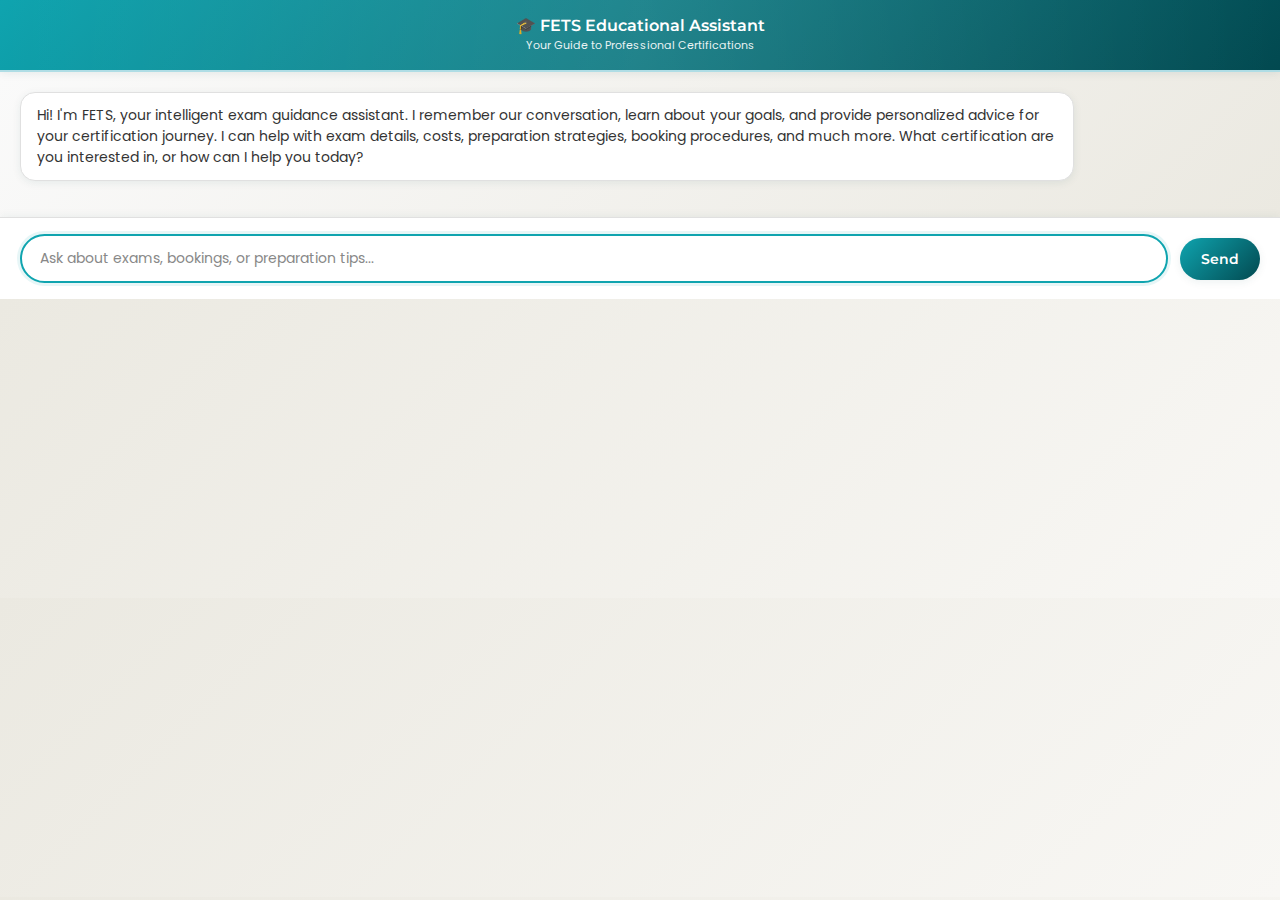
<file: chat/index.html>
<!DOCTYPE html>
<html lang="en">
<head>
  <meta charset="UTF-8">
  <meta name="viewport" content="width=device-width, initial-scale=1.0">
  <title>FETS - Your Educational Assistant</title>
  <link href="https://fonts.googleapis.com/css2?family=Poppins:wght@300;400;500;600;700&family=Montserrat:wght@500;600;700&display=swap" rel="stylesheet">
  <style>
    :root {
      --brand-teal-light: #AFDDE5;
      --brand-teal-medium: #0FA4AF;
      --brand-teal-dark: #024950;
      --brand-gold: #FFCE32;
      --brand-beige: #EBE9E1;
      --white: #FFFFFF;
      --text-primary: #333333;
      --text-secondary: #666666;
      --text-light: #888888;
      --border-light: #E0E0E0;
      --border-medium: #CCCCCC;
      --shadow-light: 0 2px 8px rgba(2, 73, 80, 0.08);
      --shadow-medium: 0 4px 16px rgba(2, 73, 80, 0.12);
      --shadow-strong: 0 8px 24px rgba(2, 73, 80, 0.16);
    }

    * {
      box-sizing: border-box;
    }

    body {
      font-family: 'Poppins', sans-serif;
      margin: 0;
      background: linear-gradient(135deg, var(--brand-beige) 0%, #f8f7f4 100%);
    }

    #chatbox {
      width: 100%;
      height: 100%;
      background: var(--white);
      color: var(--text-primary);
      border-radius: 0;
      box-shadow: none;
      display: flex;
      flex-direction: column;
      overflow: hidden;
      font-size: 14px;
      position: relative;
    }

    /* Enhanced Header */
    #chatbox-header {
      margin: 0;
      padding: 16px 20px;
      background: linear-gradient(135deg, var(--brand-teal-medium) 0%, var(--brand-teal-dark) 100%);
      color: var(--white);
      font-family: 'Montserrat', sans-serif;
      font-size: 16px;
      font-weight: 600;
      text-align: center;
      flex-shrink: 0;
      position: relative;
      border-bottom: 2px solid var(--brand-teal-light);
      box-shadow: var(--shadow-light);
    }

    #chatbox-header::before {
      content: '';
      position: absolute;
      top: 0;
      left: 0;
      right: 0;
      bottom: 0;
      background: linear-gradient(90deg, transparent 0%, rgba(255, 255, 255, 0.1) 50%, transparent 100%);
      animation: shimmer 3s ease-in-out infinite;
    }

    @keyframes shimmer {
      0%, 100% { opacity: 0; }
      50% { opacity: 1; }
    }

    .header-subtitle {
      font-size: 11px;
      font-weight: 400;
      opacity: 0.9;
      margin-top: 2px;
      font-family: 'Poppins', sans-serif;
    }

    /* Enhanced Messages Area */
    #messages {
      flex-grow: 1;
      padding: 20px;
      overflow-y: auto;
      background: linear-gradient(135deg, #fafafa 0%, var(--brand-beige) 100%);
      scroll-behavior: smooth;
    }

    #messages::-webkit-scrollbar {
      width: 6px;
    }

    #messages::-webkit-scrollbar-track {
      background: transparent;
    }

    #messages::-webkit-scrollbar-thumb {
      background: var(--brand-teal-light);
      border-radius: 3px;
    }

    #messages::-webkit-scrollbar-thumb:hover {
      background: var(--brand-teal-medium);
    }

    /* Enhanced Message Bubbles */
    .msg {
      display: flex;
      margin-bottom: 16px;
      max-width: 85%;
      animation: messageSlideIn 0.3s ease-out;
    }

    @keyframes messageSlideIn {
      from {
        opacity: 0;
        transform: translateY(10px);
      }
      to {
        opacity: 1;
        transform: translateY(0);
      }
    }

    .msg-content {
      padding: 12px 16px;
      border-radius: 20px;
      line-height: 1.5;
      word-wrap: break-word;
      font-weight: 400;
      position: relative;
      transition: all 0.2s ease;
    }

    /* User Messages */
    .msg.user-msg {
      margin-left: auto;
      flex-direction: row-reverse;
    }

    .msg.user-msg .msg-content {
      background: linear-gradient(135deg, var(--brand-gold) 0%, #ffd54f 100%);
      color: var(--text-primary);
      border-bottom-right-radius: 6px;
      box-shadow: var(--shadow-light);
      font-weight: 500;
    }

    .msg.user-msg .msg-content::before {
      content: '';
      position: absolute;
      right: -8px;
      bottom: 6px;
      width: 0;
      height: 0;
      border-left: 8px solid var(--brand-gold);
      border-bottom: 8px solid transparent;
    }

    /* AI Messages */
    .msg.ai-msg {
      margin-right: auto;
    }

    .msg.ai-msg .msg-content {
      background: var(--white);
      color: var(--text-primary);
      border: 1px solid var(--border-light);
      border-bottom-left-radius: 6px;
      box-shadow: var(--shadow-light);
      position: relative;
    }

    .msg.ai-msg .msg-content::before {
      content: '';
      position: absolute;
      left: -8px;
      bottom: 6px;
      width: 0;
      height: 0;
      border-right: 8px solid var(--white);
      border-bottom: 8px solid transparent;
    }

    .msg.ai-msg .msg-content::after {
      content: '';
      position: absolute;
      left: -9px;
      bottom: 6px;
      width: 0;
      height: 0;
      border-right: 8px solid var(--border-light);
      border-bottom: 8px solid transparent;
      z-index: -1;
    }

    /* Typing Indicator */
    .msg.ai-msg.typing .msg-content {
      color: var(--text-light);
      font-style: italic;
      background: linear-gradient(90deg, var(--white) 0%, #f9f9f9 50%, var(--white) 100%);
      background-size: 200% 100%;
      animation: typingGlow 1.5s ease-in-out infinite;
    }

    @keyframes typingGlow {
      0%, 100% { background-position: 200% 0; }
      50% { background-position: -200% 0; }
    }

    .typing-dots {
      display: inline-flex;
      align-items: center;
      margin-left: 8px;
    }

    .typing-dots span {
      height: 6px;
      width: 6px;
      background: var(--brand-teal-medium);
      border-radius: 50%;
      display: inline-block;
      margin: 0 1px;
      animation: typingBounce 1.4s ease-in-out infinite both;
    }

    .typing-dots span:nth-child(1) { animation-delay: -0.32s; }
    .typing-dots span:nth-child(2) { animation-delay: -0.16s; }

    @keyframes typingBounce {
      0%, 80%, 100% { transform: scale(0.8); opacity: 0.5; }
      40% { transform: scale(1); opacity: 1; }
    }

    /* Enhanced Input Area */
    #inputArea {
      display: flex;
      align-items: center;
      padding: 16px 20px;
      background: var(--white);
      border-top: 1px solid var(--border-light);
      flex-shrink: 0;
      box-shadow: 0 -2px 8px rgba(2, 73, 80, 0.05);
    }

    #input {
      flex-grow: 1;
      padding: 12px 18px;
      border: 2px solid var(--border-light);
      border-radius: 25px;
      margin-right: 12px;
      font-family: inherit;
      font-size: 14px;
      background-color: #fafafa;
      color: var(--text-primary);
      transition: all 0.3s ease;
      outline: none;
    }

    #input:focus {
      border-color: var(--brand-teal-medium);
      background-color: var(--white);
      box-shadow: 0 0 0 3px rgba(15, 164, 175, 0.1);
    }

    #input::placeholder {
      color: var(--text-light);
      font-weight: 400;
    }

    /* Enhanced Send Button */
    #send {
      background: linear-gradient(135deg, var(--brand-teal-medium) 0%, var(--brand-teal-dark) 100%);
      color: var(--white);
      border: none;
      padding: 12px 20px;
      border-radius: 25px;
      cursor: pointer;
      font-weight: 600;
      font-size: 14px;
      transition: all 0.3s ease;
      flex-shrink: 0;
      position: relative;
      overflow: hidden;
      min-width: 80px;
      font-family: 'Montserrat', sans-serif;
      box-shadow: var(--shadow-light);
    }

    #send::before {
      content: '';
      position: absolute;
      top: 0;
      left: -100%;
      width: 100%;
      height: 100%;
      background: linear-gradient(90deg, transparent 0%, rgba(255, 255, 255, 0.2) 50%, transparent 100%);
      transition: left 0.6s ease;
    }

    #send:hover {
      transform: translateY(-1px);
      box-shadow: var(--shadow-medium);
      background: linear-gradient(135deg, var(--brand-teal-dark) 0%, #013940 100%);
    }

    #send:hover::before {
      left: 100%;
    }

    #send:active {
      transform: translateY(0);
      box-shadow: var(--shadow-light);
    }

    #send:disabled {
      background: var(--border-medium);
      cursor: not-allowed;
      transform: none;
      box-shadow: none;
    }

    #send:disabled::before {
      display: none;
    }

    /* Welcome Message Enhancement */
    .welcome-msg {
      background: linear-gradient(135deg, var(--brand-teal-light) 0%, rgba(175, 221, 229, 0.7) 100%);
      border: 1px solid var(--brand-teal-medium);
      border-radius: 15px !important;
      position: relative;
      overflow: hidden;
    }

    .welcome-msg::before {
      content: '🎓';
      position: absolute;
      right: 12px;
      top: 50%;
      transform: translateY(-50%);
      font-size: 20px;
      opacity: 0.6;
    }

    /* Responsive Design */
    @media (max-width: 400px) {
      #chatbox-header {
        padding: 12px 16px;
        font-size: 14px;
      }
      
      .header-subtitle {
        font-size: 10px;
      }
      
      #messages {
        padding: 16px;
      }
      
      #inputArea {
        padding: 12px 16px;
      }
      
      #input {
        padding: 10px 14px;
        font-size: 13px;
      }
      
      #send {
        padding: 10px 16px;
        font-size: 13px;
        min-width: 70px;
      }
      
      .msg {
        max-width: 90%;
      }
      
      .msg-content {
        padding: 10px 14px;
        font-size: 13px;
      }
    }

    /* Accessibility Improvements */
    @media (prefers-reduced-motion: reduce) {
      * {
        animation-duration: 0.01ms !important;
        animation-iteration-count: 1 !important;
        transition-duration: 0.01ms !important;
      }
    }

    /* High Contrast Mode Support */
    @media (prefers-contrast: high) {
      #input {
        border-width: 3px;
      }
      
      .msg-content {
        border-width: 2px;
      }
    }
  </style>
</head>
<body>
  <div id="chatbox">
    <div id="chatbox-header">
      🎓 FETS Educational Assistant
      <div class="header-subtitle">Your Guide to Professional Certifications</div>
    </div>
    <div id="messages">
      <div class="msg ai-msg">
        <div class="msg-content welcome-msg">
          Hi! I'm FETS, your intelligent exam guidance assistant. I remember our conversation, learn about your goals, and provide personalized advice for your certification journey. I can help with exam details, costs, preparation strategies, booking procedures, and much more. What certification are you interested in, or how can I help you today?
        </div>
      </div>
    </div>
    <div id="inputArea">
      <input type="text" id="input" placeholder="Ask about exams, bookings, or preparation tips..." />
      <button id="send">Send</button>
    </div>
  </div>

  <script src="assistant_advanced.js"></script>
</body>
</html>
</file>
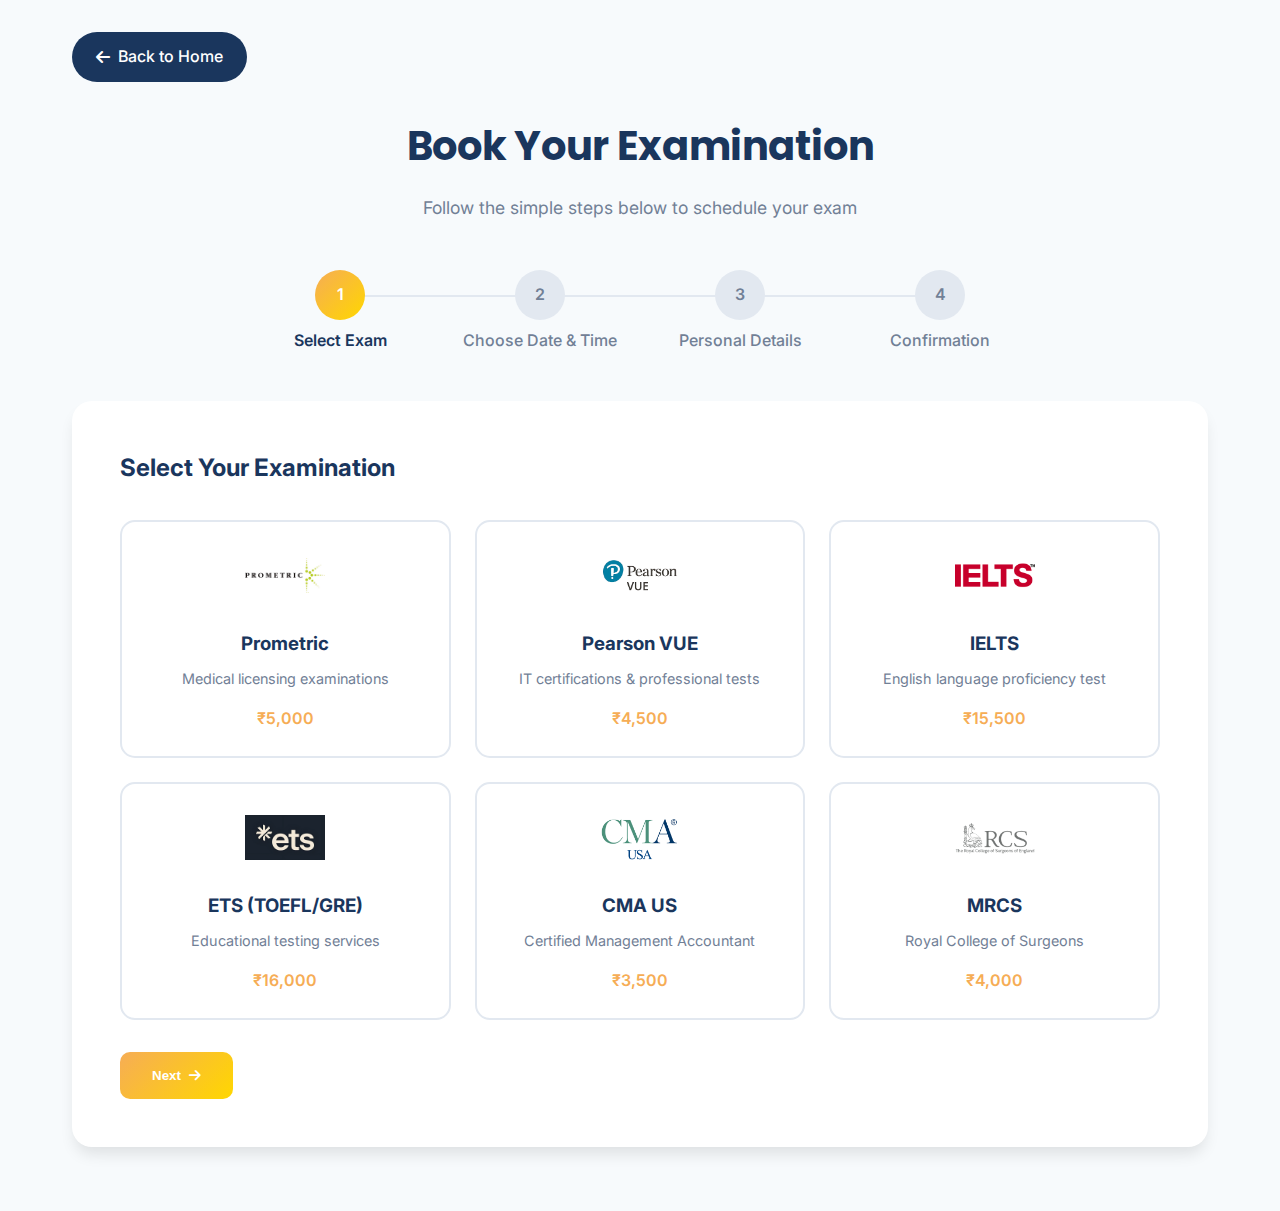
<file: booking-system.html>
<!DOCTYPE html>
<html lang="en">
<head>
    <meta charset="UTF-8">
    <meta name="viewport" content="width=device-width, initial-scale=1.0">
    <title>Advanced Booking System - FETS</title>
    
    <!-- Fonts -->
    <link rel="preconnect" href="https://fonts.googleapis.com">
    <link rel="preconnect" href="https://fonts.gstatic.com" crossorigin>
    <link href="https://fonts.googleapis.com/css2?family=Inter:wght@300;400;500;600;700;800&family=Poppins:wght@300;400;500;600;700&display=swap" rel="stylesheet">
    
    <!-- Icons -->
    <link rel="stylesheet" href="https://cdnjs.cloudflare.com/ajax/libs/font-awesome/6.4.0/css/all.min.css">
    
    <style>
        :root {
            --primary-color: #1a365d;
            --secondary-color: #2d3748;
            --accent-color: #f6ad55;
            --yellow-accent: #ffd700;
            --text-dark: #2d3748;
            --text-light: #718096;
            --bg-light: #f7fafc;
            --white: #ffffff;
            --shadow-lg: 0 10px 15px -3px rgba(0, 0, 0, 0.1);
            --success-color: #48bb78;
            --error-color: #f56565;
            --warning-color: #ed8936;
        }

        * {
            margin: 0;
            padding: 0;
            box-sizing: border-box;
        }

        body {
            font-family: 'Inter', sans-serif;
            line-height: 1.6;
            color: var(--text-dark);
            background: var(--bg-light);
        }

        .container {
            max-width: 1200px;
            margin: 0 auto;
            padding: 2rem;
        }

        .back-btn {
            display: inline-flex;
            align-items: center;
            gap: 0.5rem;
            background: var(--primary-color);
            color: white;
            padding: 0.75rem 1.5rem;
            border-radius: 25px;
            text-decoration: none;
            font-weight: 500;
            margin-bottom: 2rem;
            transition: background 0.3s ease;
        }

        .back-btn:hover {
            background: var(--secondary-color);
        }

        .booking-header {
            text-align: center;
            margin-bottom: 3rem;
        }

        .booking-header h1 {
            font-family: 'Poppins', sans-serif;
            font-size: 2.5rem;
            color: var(--primary-color);
            margin-bottom: 1rem;
        }

        .booking-header p {
            font-size: 1.1rem;
            color: var(--text-light);
        }

        .booking-steps {
            display: flex;
            justify-content: center;
            margin-bottom: 3rem;
            position: relative;
        }

        .step {
            display: flex;
            flex-direction: column;
            align-items: center;
            position: relative;
            flex: 1;
            max-width: 200px;
        }

        .step-number {
            width: 50px;
            height: 50px;
            border-radius: 50%;
            background: #e2e8f0;
            color: var(--text-light);
            display: flex;
            align-items: center;
            justify-content: center;
            font-weight: 600;
            margin-bottom: 0.5rem;
            transition: all 0.3s ease;
        }

        .step.active .step-number {
            background: linear-gradient(135deg, var(--accent-color), var(--yellow-accent));
            color: white;
        }

        .step.completed .step-number {
            background: var(--success-color);
            color: white;
        }

        .step-title {
            font-weight: 500;
            text-align: center;
            color: var(--text-light);
        }

        .step.active .step-title {
            color: var(--primary-color);
            font-weight: 600;
        }

        .step-connector {
            position: absolute;
            top: 25px;
            left: 50%;
            right: -50%;
            height: 2px;
            background: #e2e8f0;
            z-index: -1;
        }

        .step:last-child .step-connector {
            display: none;
        }

        .step.completed .step-connector {
            background: var(--success-color);
        }

        .booking-content {
            background: white;
            border-radius: 20px;
            padding: 3rem;
            box-shadow: var(--shadow-lg);
            margin-bottom: 2rem;
        }

        .step-content {
            display: none;
        }

        .step-content.active {
            display: block;
        }

        .exam-grid {
            display: grid;
            grid-template-columns: repeat(auto-fit, minmax(250px, 1fr));
            gap: 1.5rem;
            margin-bottom: 2rem;
        }

        .exam-option {
            border: 2px solid #e2e8f0;
            border-radius: 15px;
            padding: 1.5rem;
            text-align: center;
            cursor: pointer;
            transition: all 0.3s ease;
        }

        .exam-option:hover {
            border-color: var(--accent-color);
            transform: translateY(-2px);
        }

        .exam-option.selected {
            border-color: var(--accent-color);
            background: rgba(246, 173, 85, 0.1);
        }

        .exam-option img {
            width: 80px;
            height: 60px;
            object-fit: contain;
            margin-bottom: 1rem;
        }

        .exam-option h3 {
            color: var(--primary-color);
            margin-bottom: 0.5rem;
        }

        .exam-option p {
            color: var(--text-light);
            font-size: 0.9rem;
        }

        .calendar-container {
            display: grid;
            grid-template-columns: 1fr 300px;
            gap: 2rem;
            margin-bottom: 2rem;
        }

        .calendar {
            background: #f8f9fa;
            border-radius: 15px;
            padding: 1.5rem;
        }

        .calendar-header {
            display: flex;
            justify-content: space-between;
            align-items: center;
            margin-bottom: 1rem;
        }

        .calendar-nav {
            background: none;
            border: none;
            font-size: 1.2rem;
            cursor: pointer;
            padding: 0.5rem;
            border-radius: 5px;
            transition: background 0.3s ease;
        }

        .calendar-nav:hover {
            background: rgba(0, 0, 0, 0.1);
        }

        .calendar-grid {
            display: grid;
            grid-template-columns: repeat(7, 1fr);
            gap: 0.5rem;
        }

        .calendar-day {
            aspect-ratio: 1;
            display: flex;
            align-items: center;
            justify-content: center;
            border-radius: 8px;
            cursor: pointer;
            transition: all 0.3s ease;
            font-size: 0.9rem;
        }

        .calendar-day:hover {
            background: rgba(246, 173, 85, 0.2);
        }

        .calendar-day.available {
            background: var(--success-color);
            color: white;
        }

        .calendar-day.selected {
            background: var(--accent-color);
            color: white;
        }

        .calendar-day.unavailable {
            background: #e2e8f0;
            color: var(--text-light);
            cursor: not-allowed;
        }

        .time-slots {
            background: #f8f9fa;
            border-radius: 15px;
            padding: 1.5rem;
        }

        .time-slot {
            display: block;
            width: 100%;
            padding: 1rem;
            margin-bottom: 0.5rem;
            border: 2px solid #e2e8f0;
            border-radius: 10px;
            background: white;
            cursor: pointer;
            transition: all 0.3s ease;
            text-align: center;
        }

        .time-slot:hover {
            border-color: var(--accent-color);
        }

        .time-slot.selected {
            border-color: var(--accent-color);
            background: rgba(246, 173, 85, 0.1);
        }

        .time-slot.unavailable {
            background: #f1f1f1;
            color: var(--text-light);
            cursor: not-allowed;
        }

        .form-group {
            margin-bottom: 1.5rem;
        }

        .form-group label {
            display: block;
            margin-bottom: 0.5rem;
            font-weight: 500;
            color: var(--text-dark);
        }

        .form-group input,
        .form-group select,
        .form-group textarea {
            width: 100%;
            padding: 1rem;
            border: 2px solid #e2e8f0;
            border-radius: 10px;
            font-size: 1rem;
            transition: border-color 0.3s ease;
        }

        .form-group input:focus,
        .form-group select:focus,
        .form-group textarea:focus {
            outline: none;
            border-color: var(--accent-color);
        }

        .form-row {
            display: grid;
            grid-template-columns: 1fr 1fr;
            gap: 1rem;
        }

        .booking-summary {
            background: rgba(246, 173, 85, 0.1);
            border-radius: 15px;
            padding: 2rem;
            margin-bottom: 2rem;
        }

        .summary-item {
            display: flex;
            justify-content: space-between;
            margin-bottom: 1rem;
            padding-bottom: 1rem;
            border-bottom: 1px solid rgba(0, 0, 0, 0.1);
        }

        .summary-item:last-child {
            border-bottom: none;
            margin-bottom: 0;
            font-weight: 600;
            font-size: 1.1rem;
        }

        .navigation-buttons {
            display: flex;
            justify-content: space-between;
            gap: 1rem;
        }

        .btn {
            padding: 1rem 2rem;
            border: none;
            border-radius: 10px;
            font-weight: 600;
            cursor: pointer;
            transition: all 0.3s ease;
            text-decoration: none;
            display: inline-flex;
            align-items: center;
            gap: 0.5rem;
        }

        .btn-primary {
            background: linear-gradient(135deg, var(--accent-color), var(--yellow-accent));
            color: white;
        }

        .btn-primary:hover {
            transform: translateY(-2px);
        }

        .btn-secondary {
            background: #e2e8f0;
            color: var(--text-dark);
        }

        .btn-secondary:hover {
            background: #cbd5e0;
        }

        .alert {
            padding: 1rem;
            border-radius: 10px;
            margin-bottom: 1rem;
        }

        .alert-success {
            background: rgba(72, 187, 120, 0.1);
            color: var(--success-color);
            border: 1px solid rgba(72, 187, 120, 0.3);
        }

        .alert-error {
            background: rgba(245, 101, 101, 0.1);
            color: var(--error-color);
            border: 1px solid rgba(245, 101, 101, 0.3);
        }

        @media (max-width: 768px) {
            .calendar-container {
                grid-template-columns: 1fr;
            }

            .form-row {
                grid-template-columns: 1fr;
            }

            .booking-steps {
                flex-direction: column;
                gap: 1rem;
            }

            .step-connector {
                display: none;
            }
        }
    </style>
</head>
<body>
    <div class="container">
        <a href="index-redesigned.html" class="back-btn">
            <i class="fas fa-arrow-left"></i>
            Back to Home
        </a>

        <div class="booking-header">
            <h1>Book Your Examination</h1>
            <p>Follow the simple steps below to schedule your exam</p>
        </div>

        <div class="booking-steps">
            <div class="step active" data-step="1">
                <div class="step-number">1</div>
                <div class="step-title">Select Exam</div>
                <div class="step-connector"></div>
            </div>
            <div class="step" data-step="2">
                <div class="step-number">2</div>
                <div class="step-title">Choose Date & Time</div>
                <div class="step-connector"></div>
            </div>
            <div class="step" data-step="3">
                <div class="step-number">3</div>
                <div class="step-title">Personal Details</div>
                <div class="step-connector"></div>
            </div>
            <div class="step" data-step="4">
                <div class="step-number">4</div>
                <div class="step-title">Confirmation</div>
            </div>
        </div>

        <div class="booking-content">
            <!-- Step 1: Select Exam -->
            <div class="step-content active" id="step1">
                <h2 style="margin-bottom: 2rem; color: var(--primary-color);">Select Your Examination</h2>
                <div class="exam-grid">
                    <div class="exam-option" data-exam="prometric">
                        <img src="images/prometric-logo.png" alt="Prometric">
                        <h3>Prometric</h3>
                        <p>Medical licensing examinations</p>
                        <div style="margin-top: 1rem; font-weight: 600; color: var(--accent-color);">₹5,000</div>
                    </div>
                    <div class="exam-option" data-exam="pearson">
                        <img src="images/pearson-vue-logo.png" alt="Pearson VUE">
                        <h3>Pearson VUE</h3>
                        <p>IT certifications & professional tests</p>
                        <div style="margin-top: 1rem; font-weight: 600; color: var(--accent-color);">₹4,500</div>
                    </div>
                    <div class="exam-option" data-exam="ielts">
                        <img src="images/IELTS-logo.png" alt="IELTS">
                        <h3>IELTS</h3>
                        <p>English language proficiency test</p>
                        <div style="margin-top: 1rem; font-weight: 600; color: var(--accent-color);">₹15,500</div>
                    </div>
                    <div class="exam-option" data-exam="ets">
                        <img src="images/ets-logo.png" alt="ETS">
                        <h3>ETS (TOEFL/GRE)</h3>
                        <p>Educational testing services</p>
                        <div style="margin-top: 1rem; font-weight: 600; color: var(--accent-color);">₹16,000</div>
                    </div>
                    <div class="exam-option" data-exam="cma">
                        <img src="images/CMA US.png" alt="CMA US">
                        <h3>CMA US</h3>
                        <p>Certified Management Accountant</p>
                        <div style="margin-top: 1rem; font-weight: 600; color: var(--accent-color);">₹3,500</div>
                    </div>
                    <div class="exam-option" data-exam="mrcs">
                        <img src="images/MRCS.png" alt="MRCS">
                        <h3>MRCS</h3>
                        <p>Royal College of Surgeons</p>
                        <div style="margin-top: 1rem; font-weight: 600; color: var(--accent-color);">₹4,000</div>
                    </div>
                </div>
            </div>

            <!-- Step 2: Choose Date & Time -->
            <div class="step-content" id="step2">
                <h2 style="margin-bottom: 2rem; color: var(--primary-color);">Choose Date & Time</h2>
                <div class="calendar-container">
                    <div class="calendar">
                        <div class="calendar-header">
                            <button class="calendar-nav" id="prevMonth">
                                <i class="fas fa-chevron-left"></i>
                            </button>
                            <h3 id="currentMonth">December 2024</h3>
                            <button class="calendar-nav" id="nextMonth">
                                <i class="fas fa-chevron-right"></i>
                            </button>
                        </div>
                        <div class="calendar-grid" id="calendarGrid">
                            <!-- Calendar days will be generated by JavaScript -->
                        </div>
                    </div>
                    <div class="time-slots">
                        <h3 style="margin-bottom: 1rem;">Available Time Slots</h3>
                        <div id="timeSlotsList">
                            <p style="color: var(--text-light); text-align: center;">Please select a date first</p>
                        </div>
                    </div>
                </div>
            </div>

            <!-- Step 3: Personal Details -->
            <div class="step-content" id="step3">
                <h2 style="margin-bottom: 2rem; color: var(--primary-color);">Personal Details</h2>
                <form id="personalDetailsForm">
                    <div class="form-row">
                        <div class="form-group">
                            <label for="firstName">First Name *</label>
                            <input type="text" id="firstName" required>
                        </div>
                        <div class="form-group">
                            <label for="lastName">Last Name *</label>
                            <input type="text" id="lastName" required>
                        </div>
                    </div>
                    <div class="form-row">
                        <div class="form-group">
                            <label for="email">Email Address *</label>
                            <input type="email" id="email" required>
                        </div>
                        <div class="form-group">
                            <label for="phone">Phone Number *</label>
                            <input type="tel" id="phone" required>
                        </div>
                    </div>
                    <div class="form-group">
                        <label for="address">Address *</label>
                        <textarea id="address" rows="3" required></textarea>
                    </div>
                    <div class="form-row">
                        <div class="form-group">
                            <label for="idType">ID Type *</label>
                            <select id="idType" required>
                                <option value="">Select ID Type</option>
                                <option value="passport">Passport</option>
                                <option value="aadhar">Aadhar Card</option>
                                <option value="driving">Driving License</option>
                                <option value="pan">PAN Card</option>
                            </select>
                        </div>
                        <div class="form-group">
                            <label for="idNumber">ID Number *</label>
                            <input type="text" id="idNumber" required>
                        </div>
                    </div>
                    <div class="form-group">
                        <label for="specialRequirements">Special Requirements (Optional)</label>
                        <textarea id="specialRequirements" rows="3" placeholder="Any special accommodations needed..."></textarea>
                    </div>
                </form>
            </div>

            <!-- Step 4: Confirmation -->
            <div class="step-content" id="step4">
                <h2 style="margin-bottom: 2rem; color: var(--primary-color);">Booking Confirmation</h2>
                <div class="booking-summary">
                    <h3 style="margin-bottom: 1.5rem;">Booking Summary</h3>
                    <div class="summary-item">
                        <span>Examination:</span>
                        <span id="summaryExam">-</span>
                    </div>
                    <div class="summary-item">
                        <span>Date:</span>
                        <span id="summaryDate">-</span>
                    </div>
                    <div class="summary-item">
                        <span>Time:</span>
                        <span id="summaryTime">-</span>
                    </div>
                    <div class="summary-item">
                        <span>Candidate:</span>
                        <span id="summaryName">-</span>
                    </div>
                    <div class="summary-item">
                        <span>Contact:</span>
                        <span id="summaryContact">-</span>
                    </div>
                    <div class="summary-item">
                        <span><strong>Total Amount:</strong></span>
                        <span id="summaryAmount"><strong>-</strong></span>
                    </div>
                </div>
                <div class="alert alert-success" style="display: none;" id="bookingSuccess">
                    <i class="fas fa-check-circle"></i>
                    Your booking has been confirmed! You will receive a confirmation email shortly.
                </div>
            </div>

            <div class="navigation-buttons">
                <button class="btn btn-secondary" id="prevBtn" style="display: none;">
                    <i class="fas fa-arrow-left"></i>
                    Previous
                </button>
                <button class="btn btn-primary" id="nextBtn">
                    Next
                    <i class="fas fa-arrow-right"></i>
                </button>
            </div>
        </div>
    </div>

    <script>
        let currentStep = 1;
        let bookingData = {
            exam: null,
            examPrice: 0,
            date: null,
            time: null,
            personalDetails: {}
        };

        // Initialize
        document.addEventListener('DOMContentLoaded', function() {
            generateCalendar();
            setupEventListeners();
        });

        function setupEventListeners() {
            // Exam selection
            document.querySelectorAll('.exam-option').forEach(option => {
                option.addEventListener('click', function() {
                    document.querySelectorAll('.exam-option').forEach(opt => opt.classList.remove('selected'));
                    this.classList.add('selected');
                    bookingData.exam = this.dataset.exam;
                    bookingData.examPrice = parseInt(this.querySelector('div:last-child').textContent.replace(/[^\d]/g, ''));
                });
            });

            // Navigation buttons
            document.getElementById('nextBtn').addEventListener('click', nextStep);
            document.getElementById('prevBtn').addEventListener('click', prevStep);

            // Calendar navigation
            document.getElementById('prevMonth').addEventListener('click', () => changeMonth(-1));
            document.getElementById('nextMonth').addEventListener('click', () => changeMonth(1));
        }

        function nextStep() {
            if (validateCurrentStep()) {
                if (currentStep < 4) {
                    currentStep++;
                    updateStepDisplay();
                } else {
                    confirmBooking();
                }
            }
        }

        function prevStep() {
            if (currentStep > 1) {
                currentStep--;
                updateStepDisplay();
            }
        }

        function validateCurrentStep() {
            switch (currentStep) {
                case 1:
                    if (!bookingData.exam) {
                        alert('Please select an examination type.');
                        return false;
                    }
                    break;
                case 2:
                    if (!bookingData.date || !bookingData.time) {
                        alert('Please select a date and time slot.');
                        return false;
                    }
                    break;
                case 3:
                    const form = document.getElementById('personalDetailsForm');
                    if (!form.checkValidity()) {
                        form.reportValidity();
                        return false;
                    }
                    // Store personal details
                    const formData = new FormData(form);
                    bookingData.personalDetails = Object.fromEntries(formData);
                    break;
            }
            return true;
        }

        function updateStepDisplay() {
            // Update step indicators
            document.querySelectorAll('.step').forEach((step, index) => {
                step.classList.remove('active', 'completed');
                if (index + 1 < currentStep) {
                    step.classList.add('completed');
                } else if (index + 1 === currentStep) {
                    step.classList.add('active');
                }
            });

            // Update step content
            document.querySelectorAll('.step-content').forEach((content, index) => {
                content.classList.remove('active');
                if (index + 1 === currentStep) {
                    content.classList.add('active');
                }
            });

            // Update navigation buttons
            const prevBtn = document.getElementById('prevBtn');
            const nextBtn = document.getElementById('nextBtn');

            prevBtn.style.display = currentStep > 1 ? 'inline-flex' : 'none';
            
            if (currentStep === 4) {
                nextBtn.innerHTML = '<i class="fas fa-check"></i> Confirm Booking';
                updateBookingSummary();
            } else {
                nextBtn.innerHTML = 'Next <i class="fas fa-arrow-right"></i>';
            }
        }

        function updateBookingSummary() {
            const examNames = {
                'prometric': 'Prometric',
                'pearson': 'Pearson VUE',
                'ielts': 'IELTS',
                'ets': 'ETS (TOEFL/GRE)',
                'cma': 'CMA US',
                'mrcs': 'MRCS'
            };

            document.getElementById('summaryExam').textContent = examNames[bookingData.exam] || '-';
            document.getElementById('summaryDate').textContent = bookingData.date || '-';
            document.getElementById('summaryTime').textContent = bookingData.time || '-';
            document.getElementById('summaryName').textContent = 
                `${bookingData.personalDetails.firstName || ''} ${bookingData.personalDetails.lastName || ''}`.trim() || '-';
            document.getElementById('summaryContact').textContent = 
                `${bookingData.personalDetails.email || ''} | ${bookingData.personalDetails.phone || ''}` || '-';
            document.getElementById('summaryAmount').textContent = `₹${bookingData.examPrice.toLocaleString()}`;
        }

        function confirmBooking() {
            // Simulate booking confirmation
            const nextBtn = document.getElementById('nextBtn');
            nextBtn.disabled = true;
            nextBtn.innerHTML = '<i class="fas fa-spinner fa-spin"></i> Processing...';

            setTimeout(() => {
                document.getElementById('bookingSuccess').style.display = 'block';
                nextBtn.style.display = 'none';
                document.getElementById('prevBtn').style.display = 'none';
                
                // In a real application, this would send data to the server
                console.log('Booking Data:', bookingData);
            }, 2000);
        }

        // Calendar functionality
        let currentDate = new Date();
        let selectedDate = null;

        function generateCalendar() {
            const year = currentDate.getFullYear();
            const month = currentDate.getMonth();
            
            document.getElementById('currentMonth').textContent = 
                new Date(year, month).toLocaleDateString('en-US', { month: 'long', year: 'numeric' });

            const firstDay = new Date(year, month, 1).getDay();
            const daysInMonth = new Date(year, month + 1, 0).getDate();
            
            const calendarGrid = document.getElementById('calendarGrid');
            calendarGrid.innerHTML = '';

            // Add day headers
            const dayHeaders = ['Sun', 'Mon', 'Tue', 'Wed', 'Thu', 'Fri', 'Sat'];
            dayHeaders.forEach(day => {
                const dayHeader = document.createElement('div');
                dayHeader.textContent = day;
                dayHeader.style.fontWeight = '600';
                dayHeader.style.textAlign = 'center';
                dayHeader.style.padding = '0.5rem';
                calendarGrid.appendChild(dayHeader);
            });

            // Add empty cells for days before the first day of the month
            for (let i = 0; i < firstDay; i++) {
                const emptyDay = document.createElement('div');
                calendarGrid.appendChild(emptyDay);
            }

            // Add days of the month
            for (let day = 1; day <= daysInMonth; day++) {
                const dayElement = document.createElement('div');
                dayElement.textContent = day;
                dayElement.className = 'calendar-day';
                
                const dayDate = new Date(year, month, day);
                const today = new Date();
                
                if (dayDate < today) {
                    dayElement.classList.add('unavailable');
                } else if (Math.random() > 0.3) { // Simulate availability
                    dayElement.classList.add('available');
                    dayElement.addEventListener('click', () => selectDate(dayDate, dayElement));
                } else {
                    dayElement.classList.add('unavailable');
                }
                
                calendarGrid.appendChild(dayElement);
            }
        }

        function selectDate(date, element) {
            document.querySelectorAll('.calendar-day.selected').forEach(day => {
                day.classList.remove('selected');
                day.classList.add('available');
            });
            
            element.classList.remove('available');
            element.classList.add('selected');
            
            selectedDate = date;
            bookingData.date = date.toLocaleDateString('en-US', { 
                weekday: 'long', 
                year: 'numeric', 
                month: 'long', 
                day: 'numeric' 
            });
            
            generateTimeSlots();
        }

        function generateTimeSlots() {
            const timeSlotsList = document.getElementById('timeSlotsList');
            timeSlotsList.innerHTML = '';
            
            const timeSlots = [
                '09:00 AM - 12:00 PM',
                '01:00 PM - 04:00 PM',
                '05:00 PM - 08:00 PM'
            ];
            
            timeSlots.forEach((slot, index) => {
                const slotElement = document.createElement('button');
                slotElement.className = 'time-slot';
                slotElement.textContent = slot;
                
                if (Math.random() > 0.4) { // Simulate availability
                    slotElement.addEventListener('click', () => selectTimeSlot(slot, slotElement));
                } else {
                    slotElement.classList.add('unavailable');
                    slotElement.disabled = true;
                }
                
                timeSlotsList.appendChild(slotElement);
            });
        }

        function selectTimeSlot(time, element) {
            document.querySelectorAll('.time-slot.selected').forEach(slot => {
                slot.classList.remove('selected');
            });
            
            element.classList.add('selected');
            bookingData.time = time;
        }

        function changeMonth(direction) {
            currentDate.setMonth(currentDate.getMonth() + direction);
            generateCalendar();
        }
    </script>
</body>
</html>
</file>
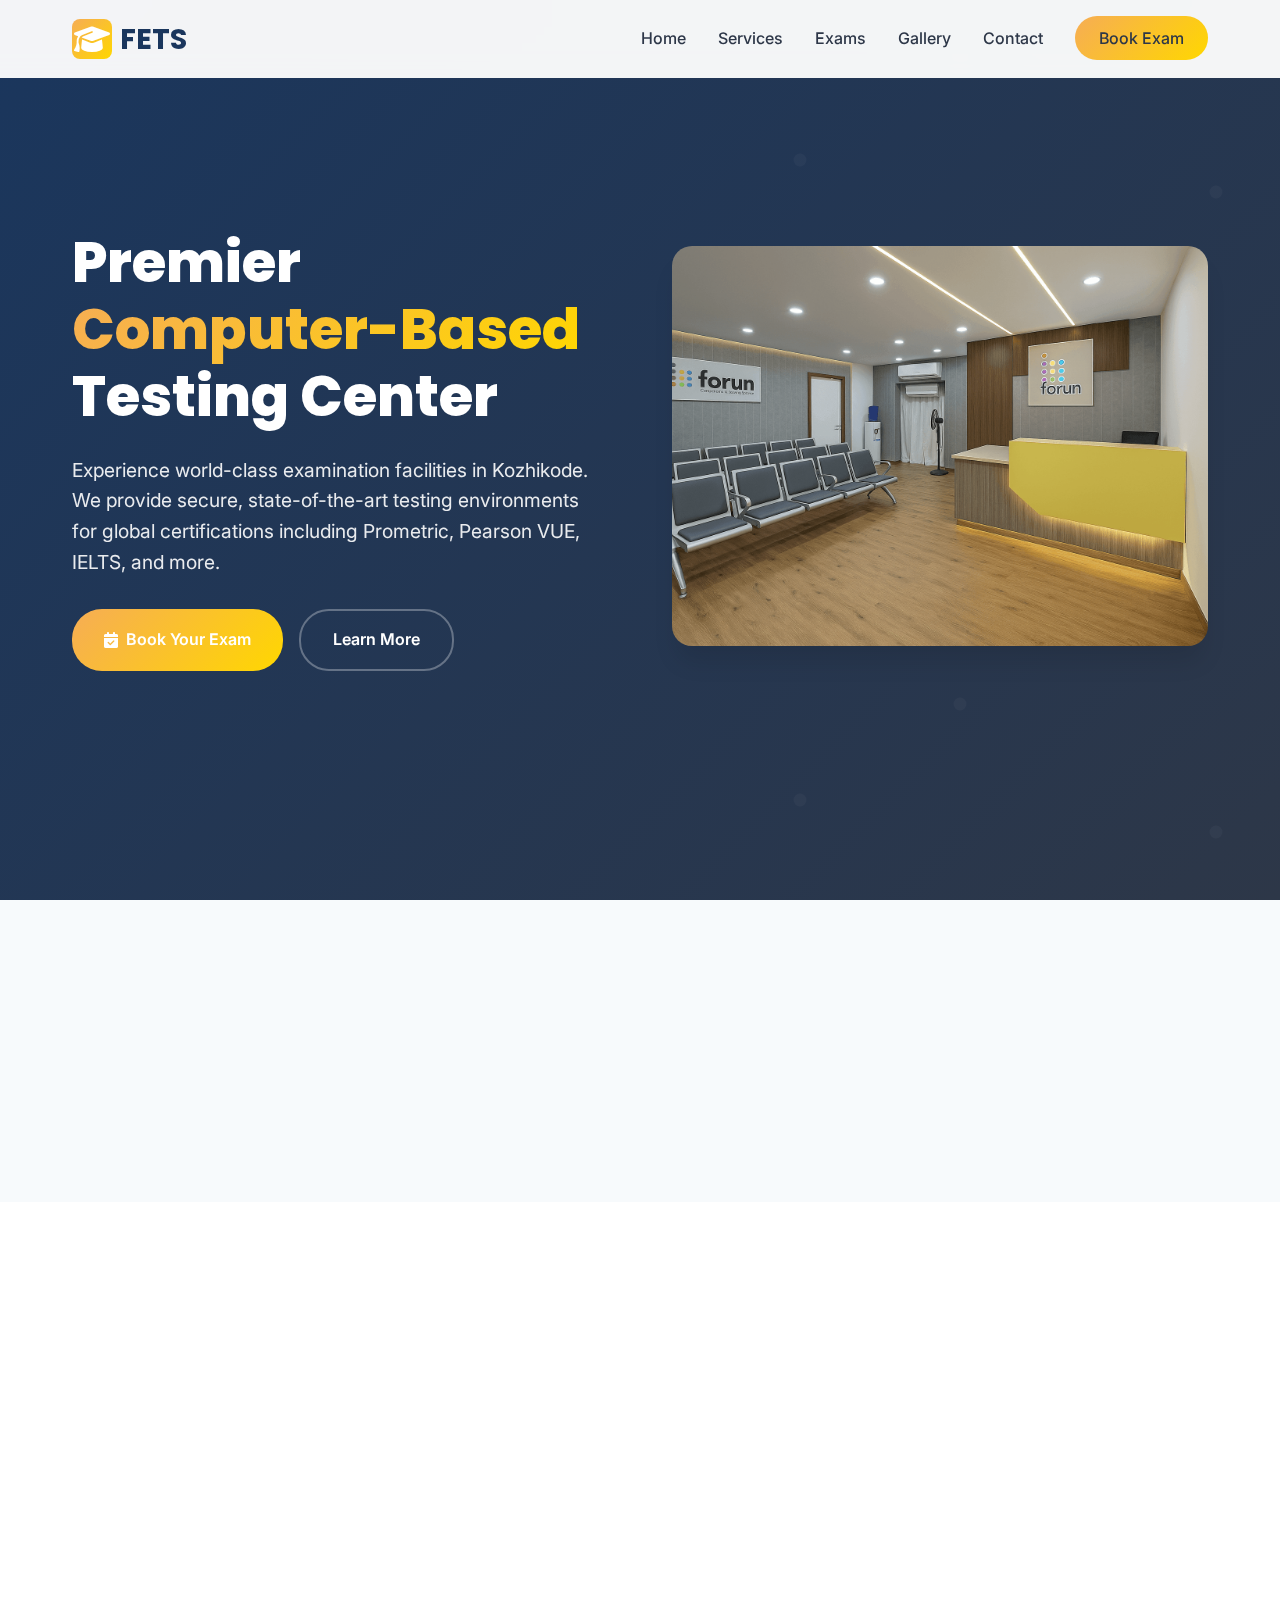
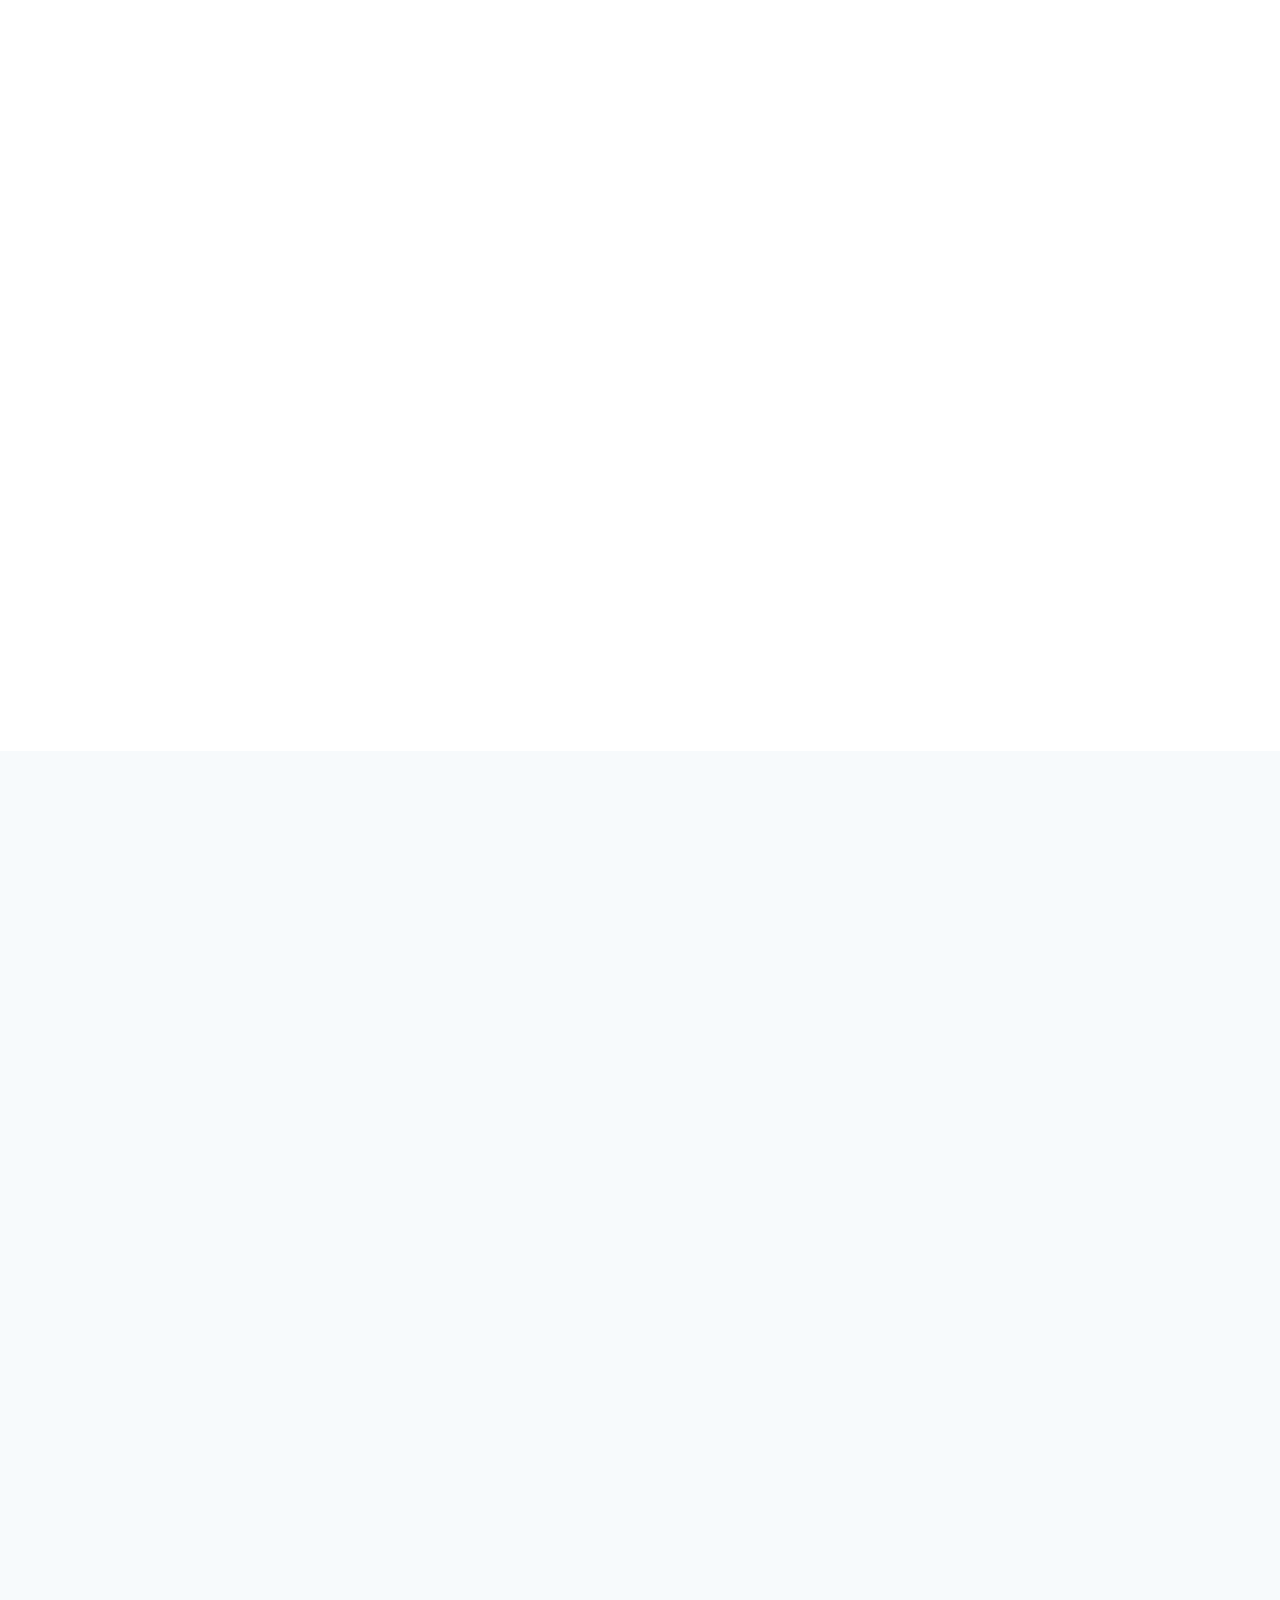
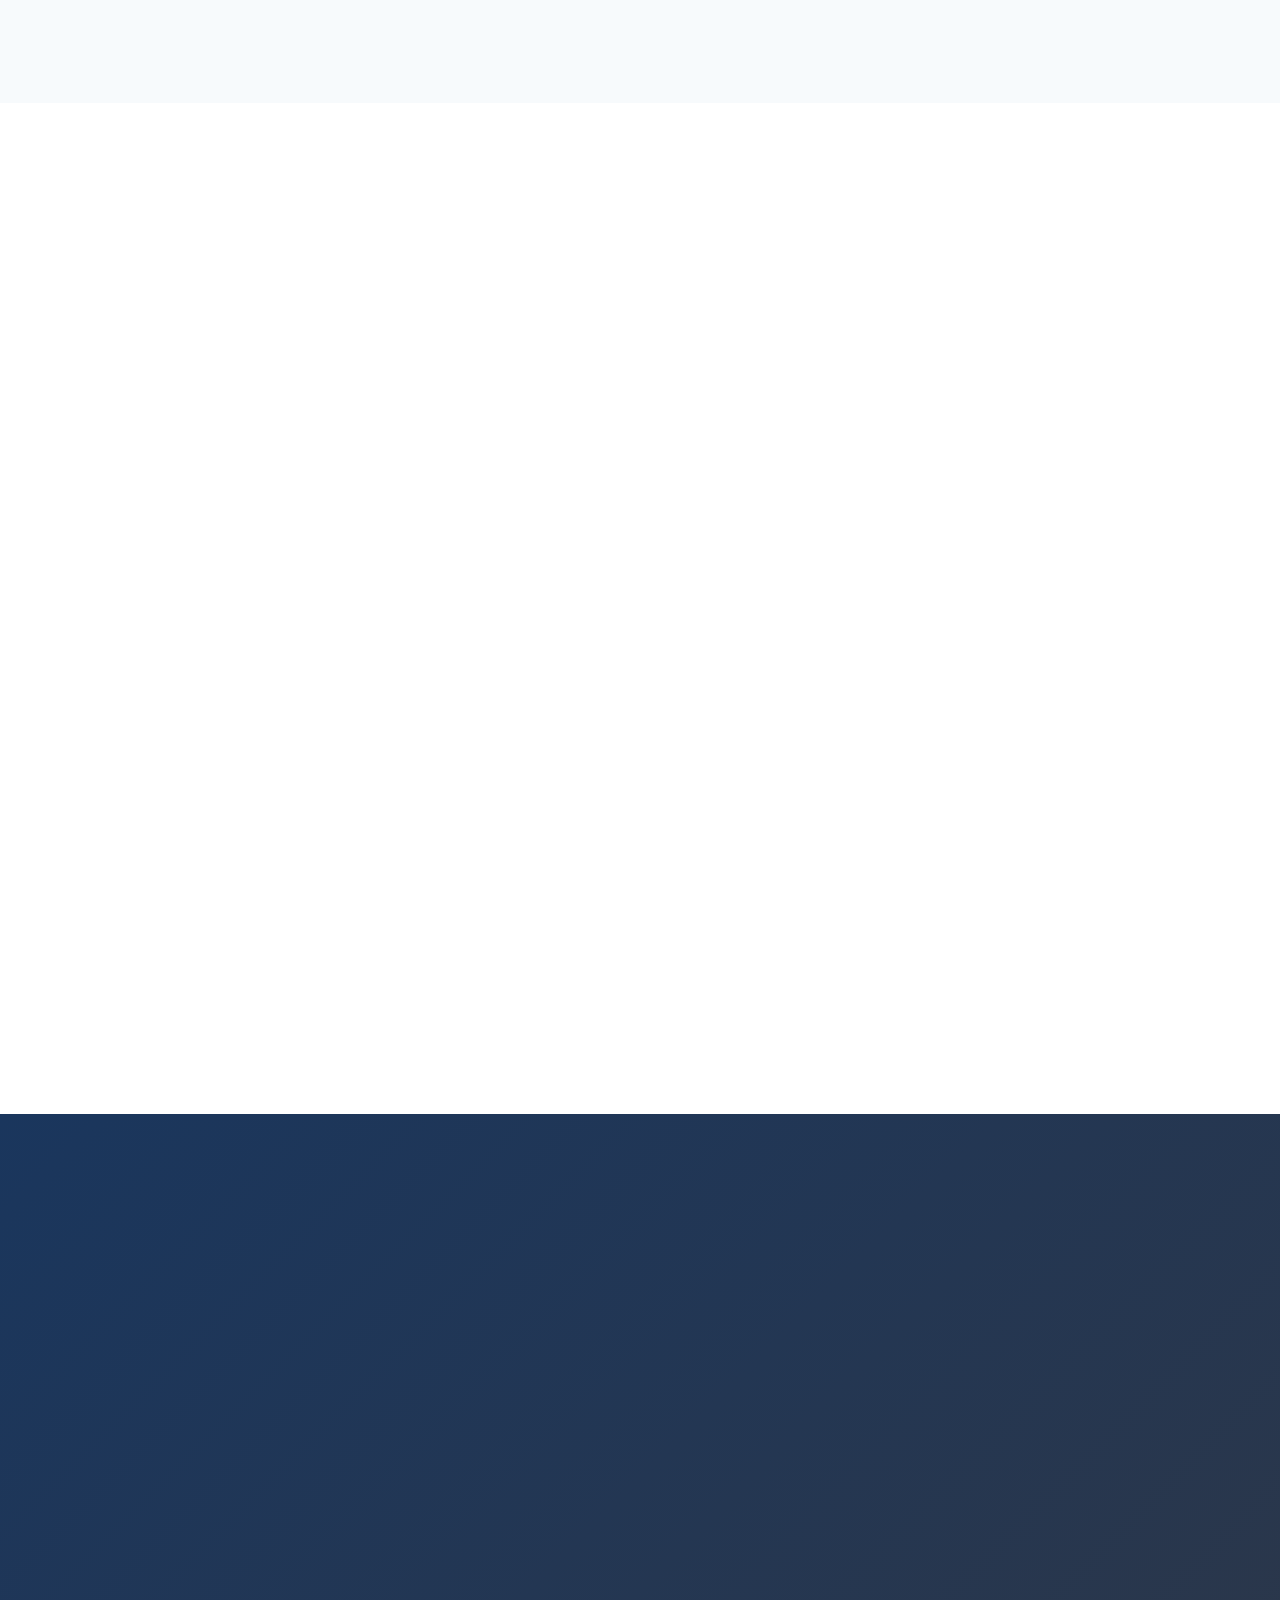
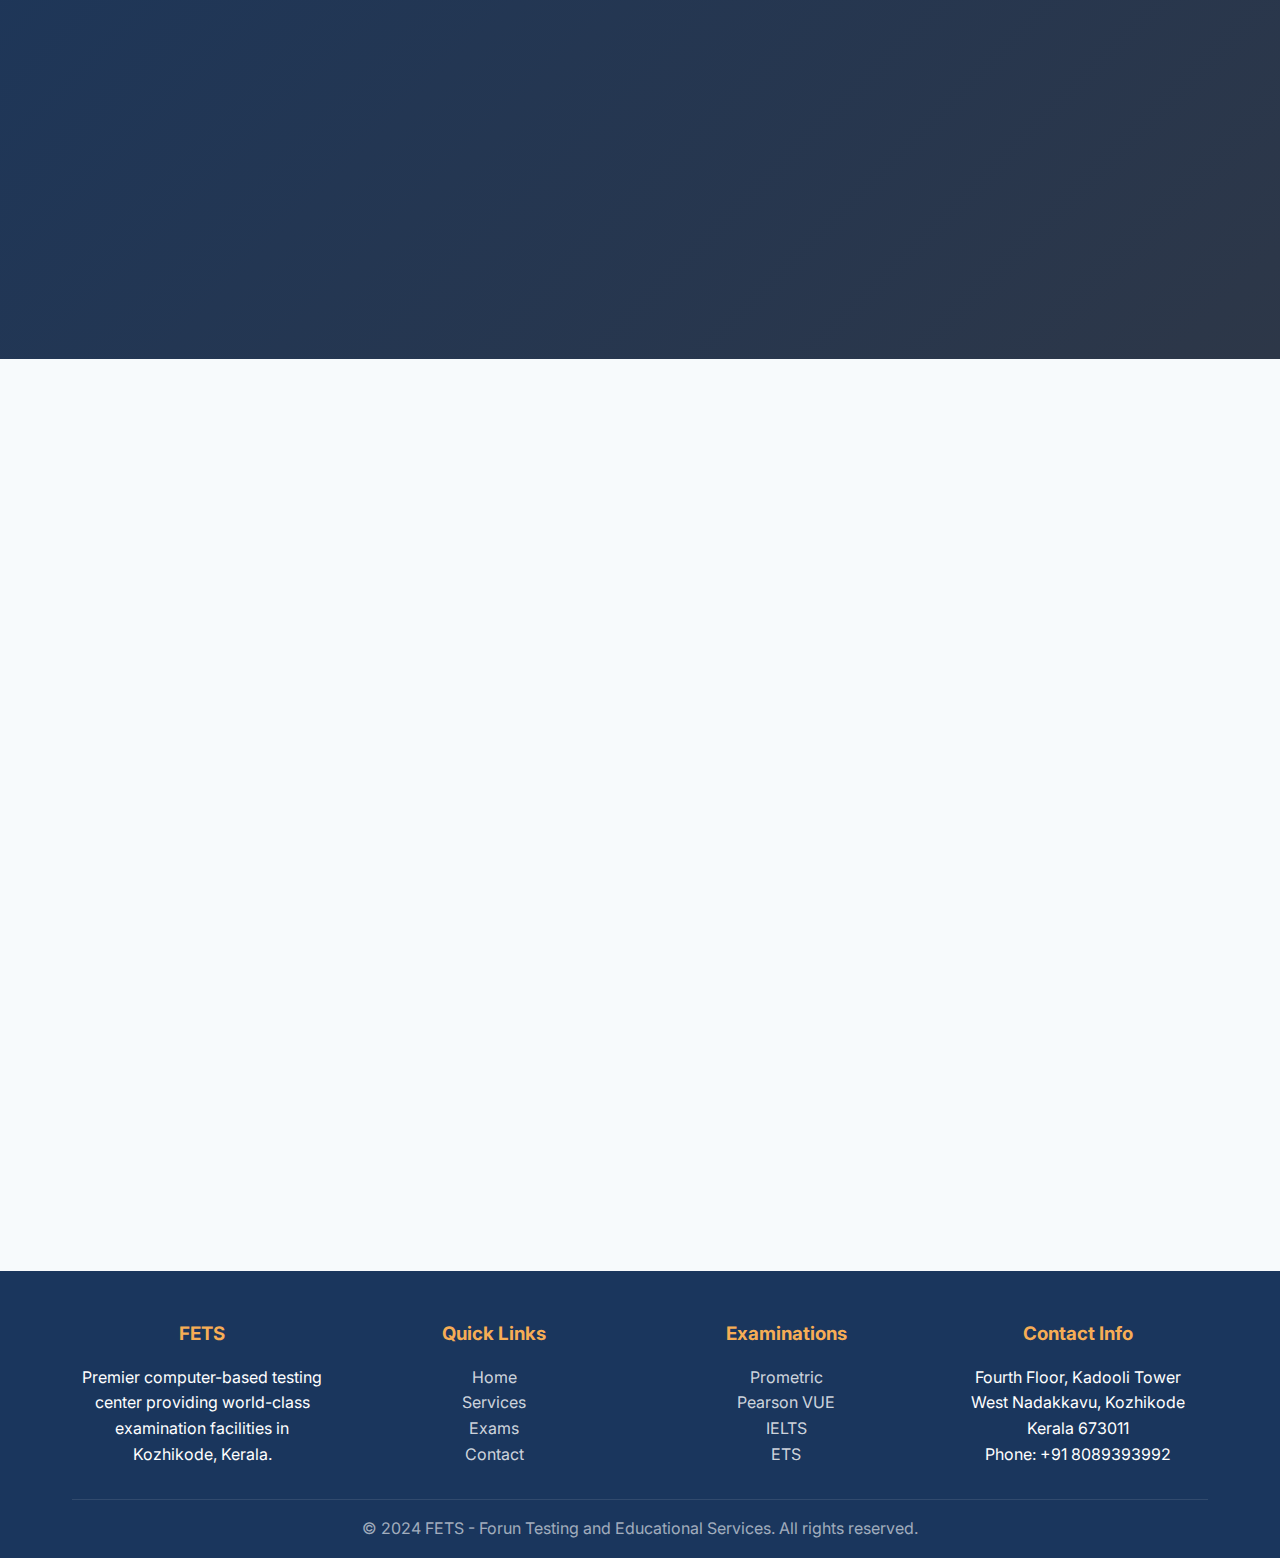
<file: index-redesigned.html>
<!DOCTYPE html>
<html lang="en">
<head>
    <meta charset="UTF-8">
    <meta name="viewport" content="width=device-width, initial-scale=1.0">
    <title>FETS | Premier Online Exam Center - Kozhikode, Kerala</title>
    
    <!-- SEO Meta Tags -->
    <meta name="description" content="FETS - Leading computer-based testing center in Kozhikode offering Prometric, Pearson VUE, ETS, IELTS, CMA US, MRCS and more professional examinations.">
    <meta name="keywords" content="Online Exam Center, Prometric, Pearson VUE, IELTS, CMA US, MRCS, Computer Based Testing, Kozhikode, Kerala">
    
    <!-- Fonts -->
    <link rel="preconnect" href="https://fonts.googleapis.com">
    <link rel="preconnect" href="https://fonts.gstatic.com" crossorigin>
    <link href="https://fonts.googleapis.com/css2?family=Inter:wght@300;400;500;600;700;800&family=Poppins:wght@300;400;500;600;700&display=swap" rel="stylesheet">
    
    <!-- Icons -->
    <link rel="stylesheet" href="https://cdnjs.cloudflare.com/ajax/libs/font-awesome/6.4.0/css/all.min.css">
    
    <!-- AOS Animation -->
    <link href="https://unpkg.com/aos@2.3.1/dist/aos.css" rel="stylesheet">
    
    <style>
        :root {
            --primary-color: #1a365d;
            --secondary-color: #2d3748;
            --accent-color: #f6ad55;
            --yellow-accent: #ffd700;
            --text-dark: #2d3748;
            --text-light: #718096;
            --bg-light: #f7fafc;
            --white: #ffffff;
            --shadow-sm: 0 1px 3px 0 rgba(0, 0, 0, 0.1);
            --shadow-md: 0 4px 6px -1px rgba(0, 0, 0, 0.1);
            --shadow-lg: 0 10px 15px -3px rgba(0, 0, 0, 0.1);
            --shadow-xl: 0 20px 25px -5px rgba(0, 0, 0, 0.1);
        }

        * {
            margin: 0;
            padding: 0;
            box-sizing: border-box;
        }

        body {
            font-family: 'Inter', sans-serif;
            line-height: 1.6;
            color: var(--text-dark);
            overflow-x: hidden;
        }

        /* Navigation */
        .navbar {
            position: fixed;
            top: 0;
            width: 100%;
            background: rgba(255, 255, 255, 0.95);
            backdrop-filter: blur(10px);
            z-index: 1000;
            padding: 1rem 0;
            transition: all 0.3s ease;
        }

        .nav-container {
            max-width: 1200px;
            margin: 0 auto;
            display: flex;
            justify-content: space-between;
            align-items: center;
            padding: 0 2rem;
        }

        .logo {
            display: flex;
            align-items: center;
            gap: 0.5rem;
            font-family: 'Poppins', sans-serif;
            font-size: 1.8rem;
            font-weight: 700;
            color: var(--primary-color);
            text-decoration: none;
        }

        .logo-icon {
            width: 40px;
            height: 40px;
            background: linear-gradient(135deg, var(--accent-color), var(--yellow-accent));
            border-radius: 8px;
            display: flex;
            align-items: center;
            justify-content: center;
            color: white;
        }

        .nav-links {
            display: flex;
            list-style: none;
            gap: 2rem;
            align-items: center;
        }

        .nav-links a {
            text-decoration: none;
            color: var(--text-dark);
            font-weight: 500;
            transition: color 0.3s ease;
            position: relative;
        }

        .nav-links a:hover {
            color: var(--accent-color);
        }

        .nav-links a::after {
            content: '';
            position: absolute;
            width: 0;
            height: 2px;
            bottom: -5px;
            left: 0;
            background: var(--accent-color);
            transition: width 0.3s ease;
        }

        .nav-links a:hover::after {
            width: 100%;
        }

        .book-btn {
            background: linear-gradient(135deg, var(--accent-color), var(--yellow-accent));
            color: white;
            padding: 0.75rem 1.5rem;
            border-radius: 25px;
            text-decoration: none;
            font-weight: 600;
            transition: transform 0.3s ease;
        }

        .book-btn:hover {
            transform: translateY(-2px);
        }

        /* Hero Section */
        .hero {
            min-height: 100vh;
            background: linear-gradient(135deg, var(--primary-color) 0%, var(--secondary-color) 100%);
            display: flex;
            align-items: center;
            position: relative;
            overflow: hidden;
        }

        .hero::before {
            content: '';
            position: absolute;
            top: 0;
            right: 0;
            width: 50%;
            height: 100%;
            background: url('data:image/svg+xml,<svg xmlns="http://www.w3.org/2000/svg" viewBox="0 0 100 100"><defs><pattern id="grain" width="100" height="100" patternUnits="userSpaceOnUse"><circle cx="25" cy="25" r="1" fill="%23ffffff" opacity="0.1"/><circle cx="75" cy="75" r="1" fill="%23ffffff" opacity="0.1"/><circle cx="50" cy="10" r="1" fill="%23ffffff" opacity="0.1"/><circle cx="10" cy="50" r="1" fill="%23ffffff" opacity="0.1"/><circle cx="90" cy="30" r="1" fill="%23ffffff" opacity="0.1"/></pattern></defs><rect width="100" height="100" fill="url(%23grain)"/></svg>');
            opacity: 0.3;
        }

        .hero-container {
            max-width: 1200px;
            margin: 0 auto;
            padding: 0 2rem;
            display: grid;
            grid-template-columns: 1fr 1fr;
            gap: 4rem;
            align-items: center;
            position: relative;
            z-index: 2;
        }

        .hero-content h1 {
            font-family: 'Poppins', sans-serif;
            font-size: 3.5rem;
            font-weight: 800;
            color: white;
            line-height: 1.2;
            margin-bottom: 1.5rem;
        }

        .hero-content .highlight {
            background: linear-gradient(135deg, var(--accent-color), var(--yellow-accent));
            -webkit-background-clip: text;
            -webkit-text-fill-color: transparent;
            background-clip: text;
        }

        .hero-content p {
            font-size: 1.2rem;
            color: rgba(255, 255, 255, 0.9);
            margin-bottom: 2rem;
            line-height: 1.6;
        }

        .hero-buttons {
            display: flex;
            gap: 1rem;
            flex-wrap: wrap;
        }

        .btn-primary {
            background: linear-gradient(135deg, var(--accent-color), var(--yellow-accent));
            color: white;
            padding: 1rem 2rem;
            border-radius: 30px;
            text-decoration: none;
            font-weight: 600;
            transition: all 0.3s ease;
            display: inline-flex;
            align-items: center;
            gap: 0.5rem;
        }

        .btn-primary:hover {
            transform: translateY(-3px);
            box-shadow: var(--shadow-lg);
        }

        .btn-secondary {
            background: transparent;
            color: white;
            padding: 1rem 2rem;
            border: 2px solid rgba(255, 255, 255, 0.3);
            border-radius: 30px;
            text-decoration: none;
            font-weight: 600;
            transition: all 0.3s ease;
        }

        .btn-secondary:hover {
            background: rgba(255, 255, 255, 0.1);
            border-color: rgba(255, 255, 255, 0.5);
        }

        .hero-image {
            position: relative;
        }

        .hero-image img {
            width: 100%;
            height: 400px;
            object-fit: cover;
            border-radius: 20px;
            box-shadow: var(--shadow-xl);
        }

        /* Stats Section */
        .stats {
            background: var(--bg-light);
            padding: 4rem 0;
        }

        .stats-container {
            max-width: 1200px;
            margin: 0 auto;
            padding: 0 2rem;
            display: grid;
            grid-template-columns: repeat(auto-fit, minmax(200px, 1fr));
            gap: 2rem;
        }

        .stat-item {
            text-align: center;
            padding: 2rem;
            background: white;
            border-radius: 15px;
            box-shadow: var(--shadow-md);
            transition: transform 0.3s ease;
        }

        .stat-item:hover {
            transform: translateY(-5px);
        }

        .stat-number {
            font-size: 3rem;
            font-weight: 800;
            color: var(--accent-color);
            margin-bottom: 0.5rem;
        }

        .stat-label {
            color: var(--text-light);
            font-weight: 500;
        }

        /* Services Section */
        .services {
            padding: 6rem 0;
            background: white;
        }

        .section-header {
            text-align: center;
            margin-bottom: 4rem;
        }

        .section-title {
            font-family: 'Poppins', sans-serif;
            font-size: 2.5rem;
            font-weight: 700;
            color: var(--primary-color);
            margin-bottom: 1rem;
        }

        .section-subtitle {
            font-size: 1.1rem;
            color: var(--text-light);
            max-width: 600px;
            margin: 0 auto;
        }

        .services-container {
            max-width: 1200px;
            margin: 0 auto;
            padding: 0 2rem;
        }

        .services-grid {
            display: grid;
            grid-template-columns: repeat(auto-fit, minmax(300px, 1fr));
            gap: 2rem;
        }

        .service-card {
            background: white;
            padding: 2.5rem;
            border-radius: 20px;
            box-shadow: var(--shadow-md);
            transition: all 0.3s ease;
            border: 1px solid rgba(0, 0, 0, 0.05);
        }

        .service-card:hover {
            transform: translateY(-10px);
            box-shadow: var(--shadow-xl);
        }

        .service-icon {
            width: 80px;
            height: 80px;
            background: linear-gradient(135deg, var(--accent-color), var(--yellow-accent));
            border-radius: 20px;
            display: flex;
            align-items: center;
            justify-content: center;
            margin-bottom: 1.5rem;
            font-size: 2rem;
            color: white;
        }

        .service-card h3 {
            font-size: 1.5rem;
            font-weight: 600;
            color: var(--primary-color);
            margin-bottom: 1rem;
        }

        .service-card p {
            color: var(--text-light);
            line-height: 1.6;
        }

        /* Exams Section */
        .exams {
            padding: 6rem 0;
            background: var(--bg-light);
        }

        .exams-container {
            max-width: 1200px;
            margin: 0 auto;
            padding: 0 2rem;
        }

        .exams-grid {
            display: grid;
            grid-template-columns: repeat(auto-fit, minmax(250px, 1fr));
            gap: 2rem;
        }

        .exam-card {
            background: white;
            padding: 2rem;
            border-radius: 15px;
            box-shadow: var(--shadow-md);
            text-align: center;
            transition: all 0.3s ease;
            cursor: pointer;
        }

        .exam-card:hover {
            transform: translateY(-5px);
            box-shadow: var(--shadow-lg);
        }

        .exam-logo {
            width: 120px;
            height: 80px;
            object-fit: contain;
            margin-bottom: 1rem;
        }

        .exam-card h3 {
            font-size: 1.3rem;
            font-weight: 600;
            color: var(--primary-color);
            margin-bottom: 0.5rem;
        }

        .exam-card p {
            color: var(--text-light);
            font-size: 0.9rem;
        }

        /* Gallery Section */
        .gallery {
            padding: 6rem 0;
            background: white;
        }

        .gallery-container {
            max-width: 1200px;
            margin: 0 auto;
            padding: 0 2rem;
        }

        .gallery-grid {
            display: grid;
            grid-template-columns: repeat(auto-fit, minmax(350px, 1fr));
            gap: 2rem;
        }

        .gallery-item {
            position: relative;
            border-radius: 15px;
            overflow: hidden;
            box-shadow: var(--shadow-lg);
            transition: transform 0.3s ease;
        }

        .gallery-item:hover {
            transform: scale(1.05);
        }

        .gallery-item img {
            width: 100%;
            height: 300px;
            object-fit: cover;
        }

        .gallery-overlay {
            position: absolute;
            bottom: 0;
            left: 0;
            right: 0;
            background: linear-gradient(transparent, rgba(0, 0, 0, 0.8));
            color: white;
            padding: 2rem;
            transform: translateY(100%);
            transition: transform 0.3s ease;
        }

        .gallery-item:hover .gallery-overlay {
            transform: translateY(0);
        }

        /* Booking Section */
        .booking {
            padding: 6rem 0;
            background: linear-gradient(135deg, var(--primary-color), var(--secondary-color));
            color: white;
        }

        .booking-container {
            max-width: 800px;
            margin: 0 auto;
            padding: 0 2rem;
            text-align: center;
        }

        .booking-form {
            background: rgba(255, 255, 255, 0.1);
            backdrop-filter: blur(10px);
            padding: 3rem;
            border-radius: 20px;
            margin-top: 3rem;
        }

        .form-grid {
            display: grid;
            grid-template-columns: repeat(auto-fit, minmax(250px, 1fr));
            gap: 1.5rem;
            margin-bottom: 2rem;
        }

        .form-group {
            text-align: left;
        }

        .form-group label {
            display: block;
            margin-bottom: 0.5rem;
            font-weight: 500;
        }

        .form-group input,
        .form-group select {
            width: 100%;
            padding: 1rem;
            border: none;
            border-radius: 10px;
            background: rgba(255, 255, 255, 0.9);
            font-size: 1rem;
        }

        /* Contact Section */
        .contact {
            padding: 6rem 0;
            background: var(--bg-light);
        }

        .contact-container {
            max-width: 1200px;
            margin: 0 auto;
            padding: 0 2rem;
            display: grid;
            grid-template-columns: 1fr 1fr;
            gap: 4rem;
            align-items: start;
        }

        .contact-info {
            background: white;
            padding: 3rem;
            border-radius: 20px;
            box-shadow: var(--shadow-lg);
        }

        .contact-item {
            display: flex;
            align-items: center;
            gap: 1rem;
            margin-bottom: 2rem;
        }

        .contact-icon {
            width: 50px;
            height: 50px;
            background: linear-gradient(135deg, var(--accent-color), var(--yellow-accent));
            border-radius: 12px;
            display: flex;
            align-items: center;
            justify-content: center;
            color: white;
            font-size: 1.2rem;
        }

        .contact-details h4 {
            font-weight: 600;
            color: var(--primary-color);
            margin-bottom: 0.25rem;
        }

        .contact-details p {
            color: var(--text-light);
        }

        /* Footer */
        .footer {
            background: var(--primary-color);
            color: white;
            padding: 3rem 0 1rem;
        }

        .footer-container {
            max-width: 1200px;
            margin: 0 auto;
            padding: 0 2rem;
            text-align: center;
        }

        .footer-content {
            display: grid;
            grid-template-columns: repeat(auto-fit, minmax(250px, 1fr));
            gap: 2rem;
            margin-bottom: 2rem;
        }

        .footer-section h3 {
            margin-bottom: 1rem;
            color: var(--accent-color);
        }

        .footer-section a {
            color: rgba(255, 255, 255, 0.8);
            text-decoration: none;
            transition: color 0.3s ease;
        }

        .footer-section a:hover {
            color: var(--accent-color);
        }

        .footer-bottom {
            border-top: 1px solid rgba(255, 255, 255, 0.1);
            padding-top: 1rem;
            color: rgba(255, 255, 255, 0.6);
        }

        /* Mobile Responsiveness */
        @media (max-width: 768px) {
            .hero-container {
                grid-template-columns: 1fr;
                text-align: center;
            }

            .hero-content h1 {
                font-size: 2.5rem;
            }

            .contact-container {
                grid-template-columns: 1fr;
            }

            .nav-links {
                display: none;
            }
        }

        /* Animations */
        .fade-in {
            opacity: 0;
            transform: translateY(30px);
            transition: all 0.6s ease;
        }

        .fade-in.visible {
            opacity: 1;
            transform: translateY(0);
        }
    </style>
</head>
<body>
    <!-- Navigation -->
    <nav class="navbar">
        <div class="nav-container">
            <a href="#" class="logo">
                <div class="logo-icon">
                    <i class="fas fa-graduation-cap"></i>
                </div>
                FETS
            </a>
            <ul class="nav-links">
                <li><a href="#home">Home</a></li>
                <li><a href="#services">Services</a></li>
                <li><a href="#exams">Exams</a></li>
                <li><a href="#gallery">Gallery</a></li>
                <li><a href="#contact">Contact</a></li>
                <li><a href="#booking" class="book-btn">Book Exam</a></li>
            </ul>
        </div>
    </nav>

    <!-- Hero Section -->
    <section id="home" class="hero">
        <div class="hero-container">
            <div class="hero-content" data-aos="fade-right">
                <h1>Premier <span class="highlight">Computer-Based</span> Testing Center</h1>
                <p>Experience world-class examination facilities in Kozhikode. We provide secure, state-of-the-art testing environments for global certifications including Prometric, Pearson VUE, IELTS, and more.</p>
                <div class="hero-buttons">
                    <a href="#booking" class="btn-primary">
                        <i class="fas fa-calendar-check"></i>
                        Book Your Exam
                    </a>
                    <a href="#services" class="btn-secondary">Learn More</a>
                </div>
            </div>
            <div class="hero-image" data-aos="fade-left">
                <img src="images/1.png" alt="FETS Exam Center - Modern Testing Facility">
            </div>
        </div>
    </section>

    <!-- Stats Section -->
    <section class="stats">
        <div class="stats-container">
            <div class="stat-item" data-aos="fade-up" data-aos-delay="100">
                <div class="stat-number">5000+</div>
                <div class="stat-label">Exams Conducted</div>
            </div>
            <div class="stat-item" data-aos="fade-up" data-aos-delay="200">
                <div class="stat-number">99%</div>
                <div class="stat-label">Success Rate</div>
            </div>
            <div class="stat-item" data-aos="fade-up" data-aos-delay="300">
                <div class="stat-number">20+</div>
                <div class="stat-label">Exam Types</div>
            </div>
            <div class="stat-item" data-aos="fade-up" data-aos-delay="400">
                <div class="stat-number">5+</div>
                <div class="stat-label">Years Experience</div>
            </div>
        </div>
    </section>

    <!-- Services Section -->
    <section id="services" class="services">
        <div class="services-container">
            <div class="section-header" data-aos="fade-up">
                <h2 class="section-title">Why Choose FETS?</h2>
                <p class="section-subtitle">We provide comprehensive testing solutions with cutting-edge technology and professional support</p>
            </div>
            <div class="services-grid">
                <div class="service-card" data-aos="fade-up" data-aos-delay="100">
                    <div class="service-icon">
                        <i class="fas fa-desktop"></i>
                    </div>
                    <h3>State-of-the-Art Facilities</h3>
                    <p>Modern computer labs equipped with latest hardware and software, ensuring optimal testing conditions for all examinations.</p>
                </div>
                <div class="service-card" data-aos="fade-up" data-aos-delay="200">
                    <div class="service-icon">
                        <i class="fas fa-shield-alt"></i>
                    </div>
                    <h3>Secure Testing Environment</h3>
                    <p>Advanced security measures including biometric authentication, CCTV monitoring, and secure network infrastructure.</p>
                </div>
                <div class="service-card" data-aos="fade-up" data-aos-delay="300">
                    <div class="service-icon">
                        <i class="fas fa-users"></i>
                    </div>
                    <h3>Expert Support Team</h3>
                    <p>Dedicated professionals to assist you throughout the examination process, from registration to result delivery.</p>
                </div>
                <div class="service-card" data-aos="fade-up" data-aos-delay="400">
                    <div class="service-icon">
                        <i class="fas fa-clock"></i>
                    </div>
                    <h3>Flexible Scheduling</h3>
                    <p>Multiple time slots available throughout the week to accommodate your schedule and preferences.</p>
                </div>
                <div class="service-card" data-aos="fade-up" data-aos-delay="500">
                    <div class="service-icon">
                        <i class="fas fa-certificate"></i>
                    </div>
                    <h3>Global Certifications</h3>
                    <p>Authorized testing center for major international examination bodies and professional certifications.</p>
                </div>
                <div class="service-card" data-aos="fade-up" data-aos-delay="600">
                    <div class="service-icon">
                        <i class="fas fa-headset"></i>
                    </div>
                    <h3>24/7 Support</h3>
                    <p>Round-the-clock customer support for booking assistance, technical queries, and examination guidance.</p>
                </div>
            </div>
        </div>
    </section>

    <!-- Exams Section -->
    <section id="exams" class="exams">
        <div class="exams-container">
            <div class="section-header" data-aos="fade-up">
                <h2 class="section-title">Available Examinations</h2>
                <p class="section-subtitle">We host a wide range of professional and academic examinations</p>
            </div>
            <div class="exams-grid">
                <div class="exam-card" data-aos="fade-up" data-aos-delay="100">
                    <img src="images/prometric-logo.png" alt="Prometric" class="exam-logo">
                    <h3>Prometric</h3>
                    <p>Medical licensing examinations and healthcare professional certifications</p>
                </div>
                <div class="exam-card" data-aos="fade-up" data-aos-delay="200">
                    <img src="images/pearson-vue-logo.png" alt="Pearson VUE" class="exam-logo">
                    <h3>Pearson VUE</h3>
                    <p>IT certifications, professional development, and academic assessments</p>
                </div>
                <div class="exam-card" data-aos="fade-up" data-aos-delay="300">
                    <img src="images/IELTS-logo.png" alt="IELTS" class="exam-logo">
                    <h3>IELTS</h3>
                    <p>International English Language Testing System for study and migration</p>
                </div>
                <div class="exam-card" data-aos="fade-up" data-aos-delay="400">
                    <img src="images/ets-logo.png" alt="ETS" class="exam-logo">
                    <h3>ETS</h3>
                    <p>TOEFL, GRE, and other educational testing services</p>
                </div>
                <div class="exam-card" data-aos="fade-up" data-aos-delay="500">
                    <img src="images/CMA US.png" alt="CMA US" class="exam-logo">
                    <h3>CMA US</h3>
                    <p>Certified Management Accountant examination</p>
                </div>
                <div class="exam-card" data-aos="fade-up" data-aos-delay="600">
                    <img src="images/MRCS.png" alt="MRCS" class="exam-logo">
                    <h3>MRCS</h3>
                    <p>Membership of the Royal College of Surgeons</p>
                </div>
                <div class="exam-card" data-aos="fade-up" data-aos-delay="700">
                    <img src="images/ACCA.png" alt="ACCA" class="exam-logo">
                    <h3>ACCA</h3>
                    <p>Association of Chartered Certified Accountants</p>
                </div>
                <div class="exam-card" data-aos="fade-up" data-aos-delay="800">
                    <img src="images/Microsoft.png" alt="Microsoft" class="exam-logo">
                    <h3>Microsoft</h3>
                    <p>Microsoft technology certifications and assessments</p>
                </div>
            </div>
        </div>
    </section>

    <!-- Gallery Section -->
    <section id="gallery" class="gallery">
        <div class="gallery-container">
            <div class="section-header" data-aos="fade-up">
                <h2 class="section-title">Our Facilities</h2>
                <p class="section-subtitle">Take a virtual tour of our modern testing center</p>
            </div>
            <div class="gallery-grid">
                <div class="gallery-item" data-aos="fade-up" data-aos-delay="100">
                    <img src="images/2.png" alt="Reception Area">
                    <div class="gallery-overlay">
                        <h3>Reception & Waiting Area</h3>
                        <p>Comfortable reception area with modern amenities</p>
                    </div>
                </div>
                <div class="gallery-item" data-aos="fade-up" data-aos-delay="200">
                    <img src="images/3.png" alt="Waiting Lounge">
                    <div class="gallery-overlay">
                        <h3>Premium Waiting Lounge</h3>
                        <p>Spacious waiting area for exam candidates</p>
                    </div>
                </div>
                <div class="gallery-item" data-aos="fade-up" data-aos-delay="300">
                    <img src="images/4.png" alt="Testing Lab">
                    <div class="gallery-overlay">
                        <h3>Computer Testing Lab</h3>
                        <p>Individual testing stations with privacy partitions</p>
                    </div>
                </div>
                <div class="gallery-item" data-aos="fade-up" data-aos-delay="400">
                    <img src="images/5.png" alt="Corridor">
                    <div class="gallery-overlay">
                        <h3>Modern Corridors</h3>
                        <p>Well-lit corridors with storage facilities</p>
                    </div>
                </div>
            </div>
        </div>
    </section>

    <!-- Booking Section -->
    <section id="booking" class="booking">
        <div class="booking-container">
            <div class="section-header" data-aos="fade-up">
                <h2 class="section-title" style="color: white;">Book Your Exam</h2>
                <p class="section-subtitle" style="color: rgba(255,255,255,0.9);">Schedule your examination with our easy online booking system</p>
            </div>
            <div class="booking-form" data-aos="fade-up" data-aos-delay="200">
                <form id="bookingForm">
                    <div class="form-grid">
                        <div class="form-group">
                            <label for="examType">Exam Type</label>
                            <select id="examType" required>
                                <option value="">Select Exam Type</option>
                                <option value="prometric">Prometric</option>
                                <option value="pearson">Pearson VUE</option>
                                <option value="ielts">IELTS</option>
                                <option value="ets">ETS</option>
                                <option value="cma">CMA US</option>
                                <option value="mrcs">MRCS</option>
                                <option value="acca">ACCA</option>
                                <option value="microsoft">Microsoft</option>
                            </select>
                        </div>
                        <div class="form-group">
                            <label for="examDate">Preferred Date</label>
                            <input type="date" id="examDate" required>
                        </div>
                        <div class="form-group">
                            <label for="fullName">Full Name</label>
                            <input type="text" id="fullName" required>
                        </div>
                        <div class="form-group">
                            <label for="email">Email Address</label>
                            <input type="email" id="email" required>
                        </div>
                        <div class="form-group">
                            <label for="phone">Phone Number</label>
                            <input type="tel" id="phone" required>
                        </div>
                        <div class="form-group">
                            <label for="timeSlot">Time Slot</label>
                            <select id="timeSlot" required>
                                <option value="">Select Time Slot</option>
                                <option value="morning">Morning (9:00 AM - 12:00 PM)</option>
                                <option value="afternoon">Afternoon (1:00 PM - 5:00 PM)</option>
                            </select>
                        </div>
                    </div>
                    <button type="submit" class="btn-primary" style="width: 100%; justify-content: center;">
                        <i class="fas fa-calendar-check"></i>
                        Book Examination
                    </button>
                </form>
            </div>
        </div>
    </section>

    <!-- Contact Section -->
    <section id="contact" class="contact">
        <div class="contact-container">
            <div class="contact-info" data-aos="fade-right">
                <h2 class="section-title">Get in Touch</h2>
                <div class="contact-item">
                    <div class="contact-icon">
                        <i class="fas fa-map-marker-alt"></i>
                    </div>
                    <div class="contact-details">
                        <h4>Address</h4>
                        <p>Fourth Floor, Kadooli Tower<br>West Nadakkavu<br>Kozhikode, Kerala 673011</p>
                    </div>
                </div>
                <div class="contact-item">
                    <div class="contact-icon">
                        <i class="fas fa-phone"></i>
                    </div>
                    <div class="contact-details">
                        <h4>Phone</h4>
                        <p>+91 8089393992<br>+91 9895541552<br>+91 8089219722</p>
                    </div>
                </div>
                <div class="contact-item">
                    <div class="contact-icon">
                        <i class="fas fa-envelope"></i>
                    </div>
                    <div class="contact-details">
                        <h4>Email</h4>
                        <p>edu@fets.in</p>
                    </div>
                </div>
                <div class="contact-item">
                    <div class="contact-icon">
                        <i class="fas fa-clock"></i>
                    </div>
                    <div class="contact-details">
                        <h4>Working Hours</h4>
                        <p>Monday - Saturday<br>9:00 AM - 5:00 PM</p>
                    </div>
                </div>
            </div>
            <div class="contact-form" data-aos="fade-left">
                <div style="background: white; padding: 3rem; border-radius: 20px; box-shadow: var(--shadow-lg);">
                    <h3 style="margin-bottom: 2rem; color: var(--primary-color);">Send us a Message</h3>
                    <form id="contactForm">
                        <div class="form-group" style="margin-bottom: 1.5rem;">
                            <label for="contactName">Name</label>
                            <input type="text" id="contactName" required style="width: 100%; padding: 1rem; border: 1px solid #ddd; border-radius: 10px;">
                        </div>
                        <div class="form-group" style="margin-bottom: 1.5rem;">
                            <label for="contactEmail">Email</label>
                            <input type="email" id="contactEmail" required style="width: 100%; padding: 1rem; border: 1px solid #ddd; border-radius: 10px;">
                        </div>
                        <div class="form-group" style="margin-bottom: 1.5rem;">
                            <label for="contactSubject">Subject</label>
                            <input type="text" id="contactSubject" required style="width: 100%; padding: 1rem; border: 1px solid #ddd; border-radius: 10px;">
                        </div>
                        <div class="form-group" style="margin-bottom: 2rem;">
                            <label for="contactMessage">Message</label>
                            <textarea id="contactMessage" rows="5" required style="width: 100%; padding: 1rem; border: 1px solid #ddd; border-radius: 10px; resize: vertical;"></textarea>
                        </div>
                        <button type="submit" class="btn-primary" style="width: 100%; justify-content: center;">
                            <i class="fas fa-paper-plane"></i>
                            Send Message
                        </button>
                    </form>
                </div>
            </div>
        </div>
    </section>

    <!-- Footer -->
    <footer class="footer">
        <div class="footer-container">
            <div class="footer-content">
                <div class="footer-section">
                    <h3>FETS</h3>
                    <p>Premier computer-based testing center providing world-class examination facilities in Kozhikode, Kerala.</p>
                </div>
                <div class="footer-section">
                    <h3>Quick Links</h3>
                    <p><a href="#home">Home</a></p>
                    <p><a href="#services">Services</a></p>
                    <p><a href="#exams">Exams</a></p>
                    <p><a href="#contact">Contact</a></p>
                </div>
                <div class="footer-section">
                    <h3>Examinations</h3>
                    <p><a href="#">Prometric</a></p>
                    <p><a href="#">Pearson VUE</a></p>
                    <p><a href="#">IELTS</a></p>
                    <p><a href="#">ETS</a></p>
                </div>
                <div class="footer-section">
                    <h3>Contact Info</h3>
                    <p>Fourth Floor, Kadooli Tower</p>
                    <p>West Nadakkavu, Kozhikode</p>
                    <p>Kerala 673011</p>
                    <p>Phone: +91 8089393992</p>
                </div>
            </div>
            <div class="footer-bottom">
                <p>&copy; 2024 FETS - Forun Testing and Educational Services. All rights reserved.</p>
            </div>
        </div>
    </footer>

    <!-- Scripts -->
    <script src="https://unpkg.com/aos@2.3.1/dist/aos.js"></script>
    <script>
        // Initialize AOS
        AOS.init({
            duration: 800,
            once: true,
            offset: 100
        });

        // Smooth scrolling for navigation links
        document.querySelectorAll('a[href^="#"]').forEach(anchor => {
            anchor.addEventListener('click', function (e) {
                e.preventDefault();
                const target = document.querySelector(this.getAttribute('href'));
                if (target) {
                    target.scrollIntoView({
                        behavior: 'smooth',
                        block: 'start'
                    });
                }
            });
        });

        // Navbar scroll effect
        window.addEventListener('scroll', () => {
            const navbar = document.querySelector('.navbar');
            if (window.scrollY > 100) {
                navbar.style.background = 'rgba(255, 255, 255, 0.98)';
                navbar.style.boxShadow = '0 2px 20px rgba(0, 0, 0, 0.1)';
            } else {
                navbar.style.background = 'rgba(255, 255, 255, 0.95)';
                navbar.style.boxShadow = 'none';
            }
        });

        // Form submissions
        document.getElementById('bookingForm').addEventListener('submit', function(e) {
            e.preventDefault();
            alert('Thank you for your booking request! We will contact you shortly to confirm your examination slot.');
            this.reset();
        });

        document.getElementById('contactForm').addEventListener('submit', function(e) {
            e.preventDefault();
            alert('Thank you for your message! We will get back to you within 24 hours.');
            this.reset();
        });

        // Counter animation
        function animateCounters() {
            const counters = document.querySelectorAll('.stat-number');
            counters.forEach(counter => {
                const target = parseInt(counter.textContent.replace(/\D/g, ''));
                const increment = target / 100;
                let current = 0;
                
                const timer = setInterval(() => {
                    current += increment;
                    if (current >= target) {
                        counter.textContent = counter.textContent.includes('%') ? target + '%' : target + '+';
                        clearInterval(timer);
                    } else {
                        counter.textContent = Math.floor(current) + (counter.textContent.includes('%') ? '%' : '+');
                    }
                }, 20);
            });
        }

        // Trigger counter animation when stats section is visible
        const statsSection = document.querySelector('.stats');
        const observer = new IntersectionObserver((entries) => {
            if (entries[0].isIntersecting) {
                animateCounters();
                observer.disconnect();
            }
        });
        observer.observe(statsSection);
    </script>
</body>
</html>
</file>
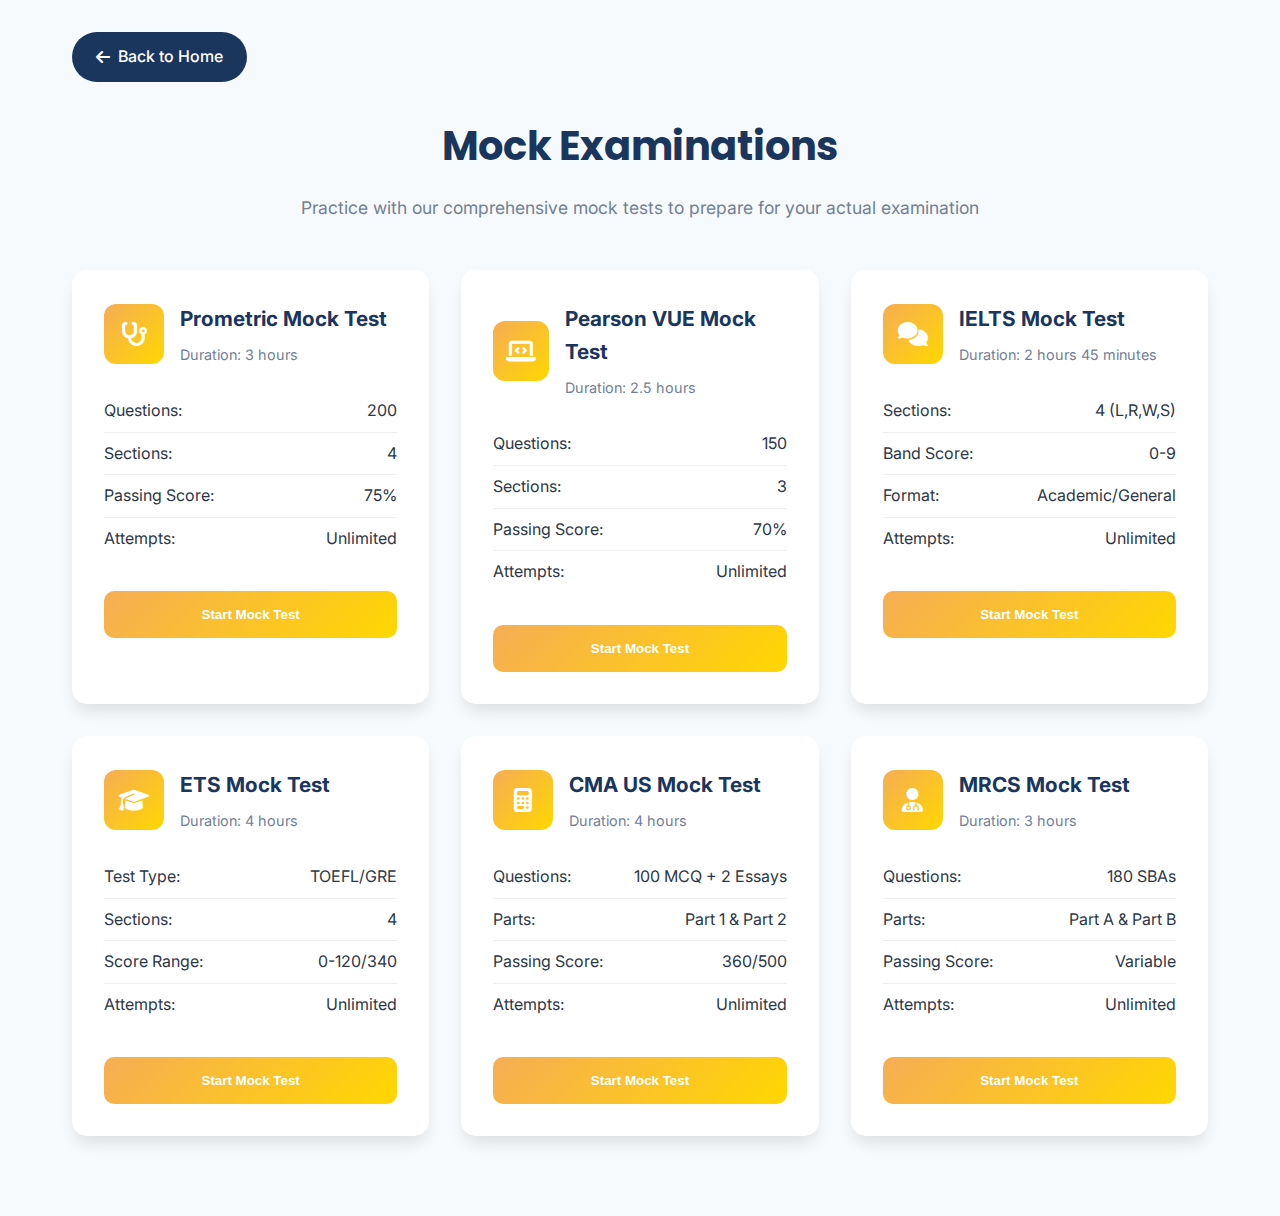
<file: mock-exams.html>
<!DOCTYPE html>
<html lang="en">
<head>
    <meta charset="UTF-8">
    <meta name="viewport" content="width=device-width, initial-scale=1.0">
    <title>Mock Exams - FETS | Practice Tests & Preparation</title>
    
    <!-- Fonts -->
    <link rel="preconnect" href="https://fonts.googleapis.com">
    <link rel="preconnect" href="https://fonts.gstatic.com" crossorigin>
    <link href="https://fonts.googleapis.com/css2?family=Inter:wght@300;400;500;600;700;800&family=Poppins:wght@300;400;500;600;700&display=swap" rel="stylesheet">
    
    <!-- Icons -->
    <link rel="stylesheet" href="https://cdnjs.cloudflare.com/ajax/libs/font-awesome/6.4.0/css/all.min.css">
    
    <style>
        :root {
            --primary-color: #1a365d;
            --secondary-color: #2d3748;
            --accent-color: #f6ad55;
            --yellow-accent: #ffd700;
            --text-dark: #2d3748;
            --text-light: #718096;
            --bg-light: #f7fafc;
            --white: #ffffff;
            --shadow-lg: 0 10px 15px -3px rgba(0, 0, 0, 0.1);
        }

        * {
            margin: 0;
            padding: 0;
            box-sizing: border-box;
        }

        body {
            font-family: 'Inter', sans-serif;
            line-height: 1.6;
            color: var(--text-dark);
            background: var(--bg-light);
        }

        .container {
            max-width: 1200px;
            margin: 0 auto;
            padding: 2rem;
        }

        .header {
            text-align: center;
            margin-bottom: 3rem;
        }

        .header h1 {
            font-family: 'Poppins', sans-serif;
            font-size: 2.5rem;
            color: var(--primary-color);
            margin-bottom: 1rem;
        }

        .header p {
            font-size: 1.1rem;
            color: var(--text-light);
        }

        .mock-grid {
            display: grid;
            grid-template-columns: repeat(auto-fit, minmax(350px, 1fr));
            gap: 2rem;
            margin-bottom: 3rem;
        }

        .mock-card {
            background: white;
            border-radius: 15px;
            padding: 2rem;
            box-shadow: var(--shadow-lg);
            transition: transform 0.3s ease;
        }

        .mock-card:hover {
            transform: translateY(-5px);
        }

        .mock-header {
            display: flex;
            align-items: center;
            gap: 1rem;
            margin-bottom: 1.5rem;
        }

        .mock-icon {
            width: 60px;
            height: 60px;
            background: linear-gradient(135deg, var(--accent-color), var(--yellow-accent));
            border-radius: 12px;
            display: flex;
            align-items: center;
            justify-content: center;
            color: white;
            font-size: 1.5rem;
        }

        .mock-info h3 {
            font-size: 1.3rem;
            color: var(--primary-color);
            margin-bottom: 0.5rem;
        }

        .mock-info .duration {
            color: var(--text-light);
            font-size: 0.9rem;
        }

        .mock-details {
            margin-bottom: 2rem;
        }

        .mock-details ul {
            list-style: none;
            padding: 0;
        }

        .mock-details li {
            padding: 0.5rem 0;
            border-bottom: 1px solid #eee;
            display: flex;
            justify-content: space-between;
        }

        .mock-details li:last-child {
            border-bottom: none;
        }

        .btn-start {
            width: 100%;
            background: linear-gradient(135deg, var(--accent-color), var(--yellow-accent));
            color: white;
            padding: 1rem;
            border: none;
            border-radius: 10px;
            font-weight: 600;
            cursor: pointer;
            transition: transform 0.3s ease;
        }

        .btn-start:hover {
            transform: translateY(-2px);
        }

        .back-btn {
            display: inline-flex;
            align-items: center;
            gap: 0.5rem;
            background: var(--primary-color);
            color: white;
            padding: 0.75rem 1.5rem;
            border-radius: 25px;
            text-decoration: none;
            font-weight: 500;
            margin-bottom: 2rem;
            transition: background 0.3s ease;
        }

        .back-btn:hover {
            background: var(--secondary-color);
        }
    </style>
</head>
<body>
    <div class="container">
        <a href="index-redesigned.html" class="back-btn">
            <i class="fas fa-arrow-left"></i>
            Back to Home
        </a>

        <div class="header">
            <h1>Mock Examinations</h1>
            <p>Practice with our comprehensive mock tests to prepare for your actual examination</p>
        </div>

        <div class="mock-grid">
            <div class="mock-card">
                <div class="mock-header">
                    <div class="mock-icon">
                        <i class="fas fa-stethoscope"></i>
                    </div>
                    <div class="mock-info">
                        <h3>Prometric Mock Test</h3>
                        <div class="duration">Duration: 3 hours</div>
                    </div>
                </div>
                <div class="mock-details">
                    <ul>
                        <li><span>Questions:</span> <span>200</span></li>
                        <li><span>Sections:</span> <span>4</span></li>
                        <li><span>Passing Score:</span> <span>75%</span></li>
                        <li><span>Attempts:</span> <span>Unlimited</span></li>
                    </ul>
                </div>
                <button class="btn-start" onclick="startMockTest('prometric')">Start Mock Test</button>
            </div>

            <div class="mock-card">
                <div class="mock-header">
                    <div class="mock-icon">
                        <i class="fas fa-laptop-code"></i>
                    </div>
                    <div class="mock-info">
                        <h3>Pearson VUE Mock Test</h3>
                        <div class="duration">Duration: 2.5 hours</div>
                    </div>
                </div>
                <div class="mock-details">
                    <ul>
                        <li><span>Questions:</span> <span>150</span></li>
                        <li><span>Sections:</span> <span>3</span></li>
                        <li><span>Passing Score:</span> <span>70%</span></li>
                        <li><span>Attempts:</span> <span>Unlimited</span></li>
                    </ul>
                </div>
                <button class="btn-start" onclick="startMockTest('pearson')">Start Mock Test</button>
            </div>

            <div class="mock-card">
                <div class="mock-header">
                    <div class="mock-icon">
                        <i class="fas fa-comments"></i>
                    </div>
                    <div class="mock-info">
                        <h3>IELTS Mock Test</h3>
                        <div class="duration">Duration: 2 hours 45 minutes</div>
                    </div>
                </div>
                <div class="mock-details">
                    <ul>
                        <li><span>Sections:</span> <span>4 (L,R,W,S)</span></li>
                        <li><span>Band Score:</span> <span>0-9</span></li>
                        <li><span>Format:</span> <span>Academic/General</span></li>
                        <li><span>Attempts:</span> <span>Unlimited</span></li>
                    </ul>
                </div>
                <button class="btn-start" onclick="startMockTest('ielts')">Start Mock Test</button>
            </div>

            <div class="mock-card">
                <div class="mock-header">
                    <div class="mock-icon">
                        <i class="fas fa-graduation-cap"></i>
                    </div>
                    <div class="mock-info">
                        <h3>ETS Mock Test</h3>
                        <div class="duration">Duration: 4 hours</div>
                    </div>
                </div>
                <div class="mock-details">
                    <ul>
                        <li><span>Test Type:</span> <span>TOEFL/GRE</span></li>
                        <li><span>Sections:</span> <span>4</span></li>
                        <li><span>Score Range:</span> <span>0-120/340</span></li>
                        <li><span>Attempts:</span> <span>Unlimited</span></li>
                    </ul>
                </div>
                <button class="btn-start" onclick="startMockTest('ets')">Start Mock Test</button>
            </div>

            <div class="mock-card">
                <div class="mock-header">
                    <div class="mock-icon">
                        <i class="fas fa-calculator"></i>
                    </div>
                    <div class="mock-info">
                        <h3>CMA US Mock Test</h3>
                        <div class="duration">Duration: 4 hours</div>
                    </div>
                </div>
                <div class="mock-details">
                    <ul>
                        <li><span>Questions:</span> <span>100 MCQ + 2 Essays</span></li>
                        <li><span>Parts:</span> <span>Part 1 & Part 2</span></li>
                        <li><span>Passing Score:</span> <span>360/500</span></li>
                        <li><span>Attempts:</span> <span>Unlimited</span></li>
                    </ul>
                </div>
                <button class="btn-start" onclick="startMockTest('cma')">Start Mock Test</button>
            </div>

            <div class="mock-card">
                <div class="mock-header">
                    <div class="mock-icon">
                        <i class="fas fa-user-md"></i>
                    </div>
                    <div class="mock-info">
                        <h3>MRCS Mock Test</h3>
                        <div class="duration">Duration: 3 hours</div>
                    </div>
                </div>
                <div class="mock-details">
                    <ul>
                        <li><span>Questions:</span> <span>180 SBAs</span></li>
                        <li><span>Parts:</span> <span>Part A & Part B</span></li>
                        <li><span>Passing Score:</span> <span>Variable</span></li>
                        <li><span>Attempts:</span> <span>Unlimited</span></li>
                    </ul>
                </div>
                <button class="btn-start" onclick="startMockTest('mrcs')">Start Mock Test</button>
            </div>
        </div>
    </div>

    <script>
        function startMockTest(examType) {
            const examNames = {
                'prometric': 'Prometric',
                'pearson': 'Pearson VUE',
                'ielts': 'IELTS',
                'ets': 'ETS',
                'cma': 'CMA US',
                'mrcs': 'MRCS'
            };

            if (confirm(`Are you ready to start the ${examNames[examType]} mock test? This will simulate the actual exam environment.`)) {
                alert(`Starting ${examNames[examType]} mock test... You will be redirected to the test interface.`);
                // In a real implementation, this would redirect to the actual mock test interface
                // window.location.href = `mock-test-interface.html?exam=${examType}`;
            }
        }
    </script>
</body>
</html>
</file>
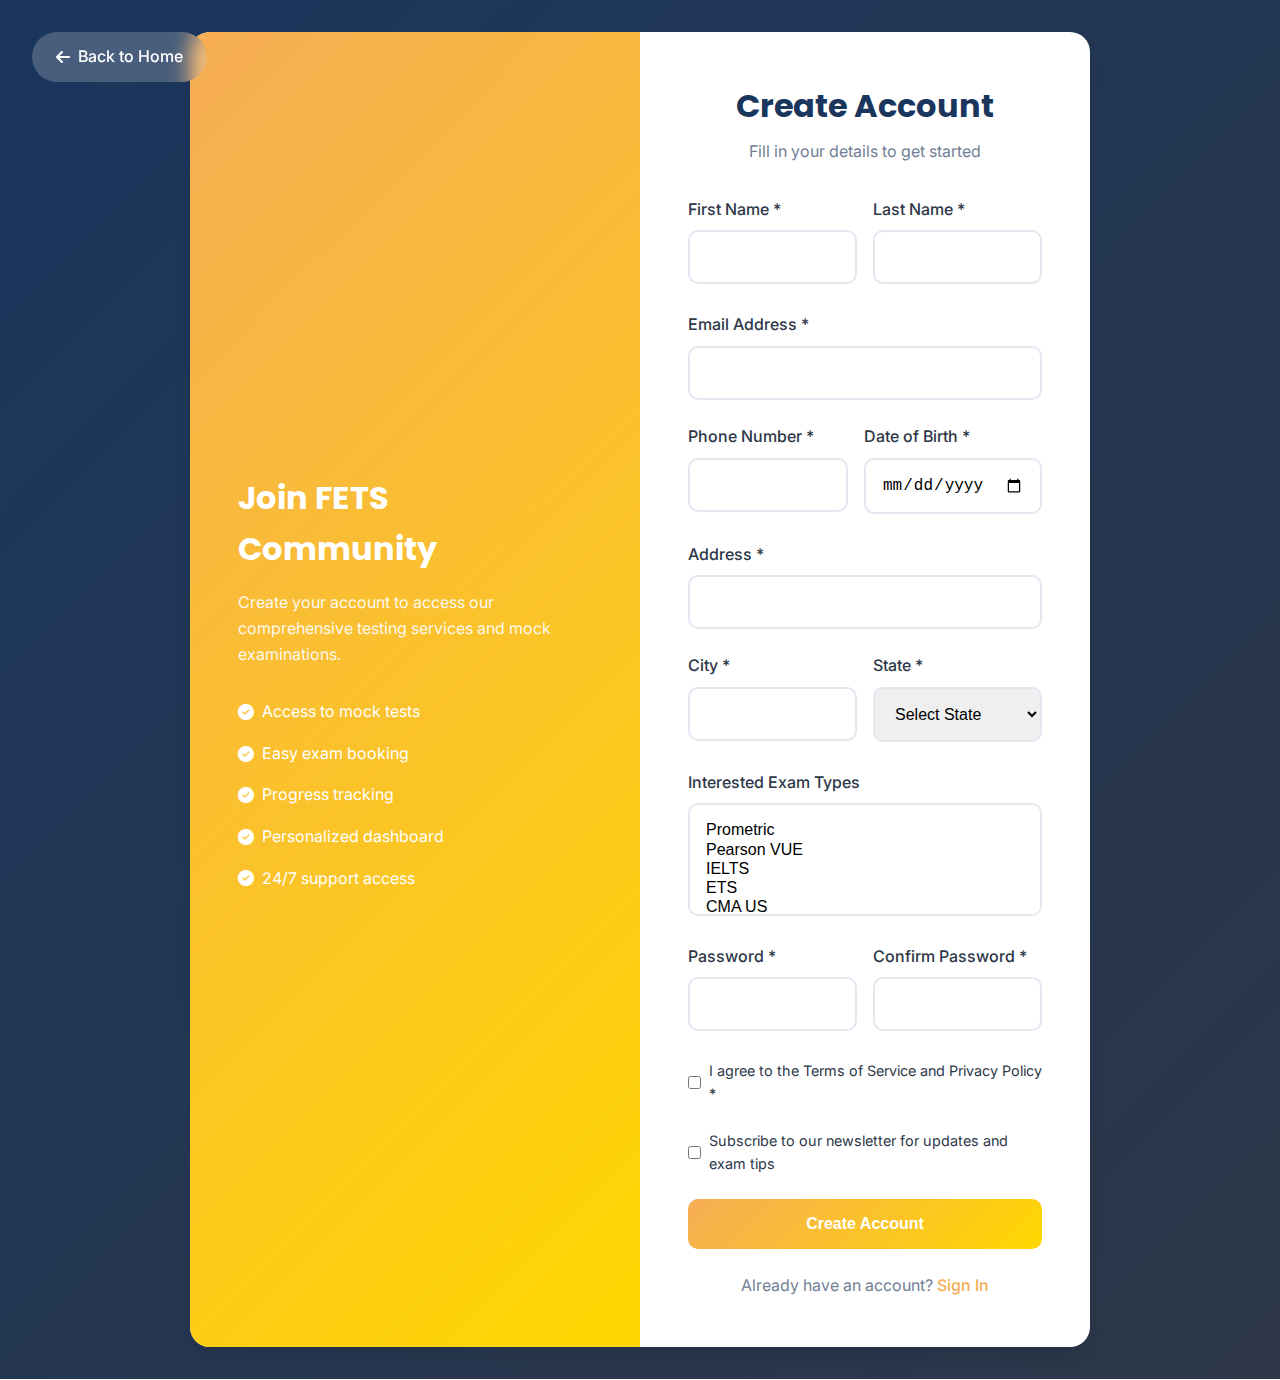
<file: registration.html>
<!DOCTYPE html>
<html lang="en">
<head>
    <meta charset="UTF-8">
    <meta name="viewport" content="width=device-width, initial-scale=1.0">
    <title>Student Registration - FETS | Create Your Account</title>
    
    <!-- Fonts -->
    <link rel="preconnect" href="https://fonts.googleapis.com">
    <link rel="preconnect" href="https://fonts.gstatic.com" crossorigin>
    <link href="https://fonts.googleapis.com/css2?family=Inter:wght@300;400;500;600;700;800&family=Poppins:wght@300;400;500;600;700&display=swap" rel="stylesheet">
    
    <!-- Icons -->
    <link rel="stylesheet" href="https://cdnjs.cloudflare.com/ajax/libs/font-awesome/6.4.0/css/all.min.css">
    
    <style>
        :root {
            --primary-color: #1a365d;
            --secondary-color: #2d3748;
            --accent-color: #f6ad55;
            --yellow-accent: #ffd700;
            --text-dark: #2d3748;
            --text-light: #718096;
            --bg-light: #f7fafc;
            --white: #ffffff;
            --shadow-lg: 0 10px 15px -3px rgba(0, 0, 0, 0.1);
            --success-color: #48bb78;
            --error-color: #f56565;
        }

        * {
            margin: 0;
            padding: 0;
            box-sizing: border-box;
        }

        body {
            font-family: 'Inter', sans-serif;
            line-height: 1.6;
            color: var(--text-dark);
            background: linear-gradient(135deg, var(--primary-color), var(--secondary-color));
            min-height: 100vh;
            display: flex;
            align-items: center;
            justify-content: center;
            padding: 2rem;
        }

        .registration-container {
            background: white;
            border-radius: 20px;
            box-shadow: var(--shadow-lg);
            overflow: hidden;
            max-width: 900px;
            width: 100%;
            display: grid;
            grid-template-columns: 1fr 1fr;
            min-height: 600px;
        }

        .registration-info {
            background: linear-gradient(135deg, var(--accent-color), var(--yellow-accent));
            padding: 3rem;
            display: flex;
            flex-direction: column;
            justify-content: center;
            color: white;
        }

        .registration-info h2 {
            font-family: 'Poppins', sans-serif;
            font-size: 2rem;
            margin-bottom: 1rem;
        }

        .registration-info p {
            margin-bottom: 2rem;
            opacity: 0.9;
        }

        .benefits {
            list-style: none;
        }

        .benefits li {
            display: flex;
            align-items: center;
            gap: 0.5rem;
            margin-bottom: 1rem;
        }

        .benefits i {
            color: white;
        }

        .registration-form {
            padding: 3rem;
        }

        .form-header {
            text-align: center;
            margin-bottom: 2rem;
        }

        .form-header h1 {
            font-family: 'Poppins', sans-serif;
            color: var(--primary-color);
            margin-bottom: 0.5rem;
        }

        .form-header p {
            color: var(--text-light);
        }

        .form-group {
            margin-bottom: 1.5rem;
        }

        .form-group label {
            display: block;
            margin-bottom: 0.5rem;
            font-weight: 500;
            color: var(--text-dark);
        }

        .form-group input,
        .form-group select {
            width: 100%;
            padding: 1rem;
            border: 2px solid #e2e8f0;
            border-radius: 10px;
            font-size: 1rem;
            transition: border-color 0.3s ease;
        }

        .form-group input:focus,
        .form-group select:focus {
            outline: none;
            border-color: var(--accent-color);
        }

        .form-row {
            display: grid;
            grid-template-columns: 1fr 1fr;
            gap: 1rem;
        }

        .checkbox-group {
            display: flex;
            align-items: center;
            gap: 0.5rem;
            margin-bottom: 1.5rem;
        }

        .checkbox-group input[type="checkbox"] {
            width: auto;
        }

        .checkbox-group label {
            margin-bottom: 0;
            font-size: 0.9rem;
        }

        .btn-register {
            width: 100%;
            background: linear-gradient(135deg, var(--accent-color), var(--yellow-accent));
            color: white;
            padding: 1rem;
            border: none;
            border-radius: 10px;
            font-size: 1rem;
            font-weight: 600;
            cursor: pointer;
            transition: transform 0.3s ease;
        }

        .btn-register:hover {
            transform: translateY(-2px);
        }

        .btn-register:disabled {
            opacity: 0.6;
            cursor: not-allowed;
            transform: none;
        }

        .login-link {
            text-align: center;
            margin-top: 1.5rem;
            color: var(--text-light);
        }

        .login-link a {
            color: var(--accent-color);
            text-decoration: none;
            font-weight: 500;
        }

        .back-btn {
            position: absolute;
            top: 2rem;
            left: 2rem;
            display: inline-flex;
            align-items: center;
            gap: 0.5rem;
            background: rgba(255, 255, 255, 0.2);
            color: white;
            padding: 0.75rem 1.5rem;
            border-radius: 25px;
            text-decoration: none;
            font-weight: 500;
            backdrop-filter: blur(10px);
            transition: background 0.3s ease;
        }

        .back-btn:hover {
            background: rgba(255, 255, 255, 0.3);
        }

        .error-message {
            color: var(--error-color);
            font-size: 0.875rem;
            margin-top: 0.25rem;
        }

        .success-message {
            background: var(--success-color);
            color: white;
            padding: 1rem;
            border-radius: 10px;
            margin-bottom: 1rem;
            text-align: center;
        }

        @media (max-width: 768px) {
            .registration-container {
                grid-template-columns: 1fr;
                max-width: 500px;
            }

            .registration-info {
                padding: 2rem;
            }

            .registration-form {
                padding: 2rem;
            }

            .form-row {
                grid-template-columns: 1fr;
            }

            .back-btn {
                position: relative;
                top: 0;
                left: 0;
                margin-bottom: 2rem;
                width: fit-content;
            }
        }
    </style>
</head>
<body>
    <a href="index-redesigned.html" class="back-btn">
        <i class="fas fa-arrow-left"></i>
        Back to Home
    </a>

    <div class="registration-container">
        <div class="registration-info">
            <h2>Join FETS Community</h2>
            <p>Create your account to access our comprehensive testing services and mock examinations.</p>
            <ul class="benefits">
                <li>
                    <i class="fas fa-check-circle"></i>
                    Access to mock tests
                </li>
                <li>
                    <i class="fas fa-check-circle"></i>
                    Easy exam booking
                </li>
                <li>
                    <i class="fas fa-check-circle"></i>
                    Progress tracking
                </li>
                <li>
                    <i class="fas fa-check-circle"></i>
                    Personalized dashboard
                </li>
                <li>
                    <i class="fas fa-check-circle"></i>
                    24/7 support access
                </li>
            </ul>
        </div>

        <div class="registration-form">
            <div class="form-header">
                <h1>Create Account</h1>
                <p>Fill in your details to get started</p>
            </div>

            <form id="registrationForm">
                <div class="form-row">
                    <div class="form-group">
                        <label for="firstName">First Name *</label>
                        <input type="text" id="firstName" name="firstName" required>
                        <div class="error-message" id="firstNameError"></div>
                    </div>
                    <div class="form-group">
                        <label for="lastName">Last Name *</label>
                        <input type="text" id="lastName" name="lastName" required>
                        <div class="error-message" id="lastNameError"></div>
                    </div>
                </div>

                <div class="form-group">
                    <label for="email">Email Address *</label>
                    <input type="email" id="email" name="email" required>
                    <div class="error-message" id="emailError"></div>
                </div>

                <div class="form-row">
                    <div class="form-group">
                        <label for="phone">Phone Number *</label>
                        <input type="tel" id="phone" name="phone" required>
                        <div class="error-message" id="phoneError"></div>
                    </div>
                    <div class="form-group">
                        <label for="dateOfBirth">Date of Birth *</label>
                        <input type="date" id="dateOfBirth" name="dateOfBirth" required>
                        <div class="error-message" id="dateOfBirthError"></div>
                    </div>
                </div>

                <div class="form-group">
                    <label for="address">Address *</label>
                    <input type="text" id="address" name="address" required>
                    <div class="error-message" id="addressError"></div>
                </div>

                <div class="form-row">
                    <div class="form-group">
                        <label for="city">City *</label>
                        <input type="text" id="city" name="city" required>
                        <div class="error-message" id="cityError"></div>
                    </div>
                    <div class="form-group">
                        <label for="state">State *</label>
                        <select id="state" name="state" required>
                            <option value="">Select State</option>
                            <option value="kerala">Kerala</option>
                            <option value="karnataka">Karnataka</option>
                            <option value="tamil-nadu">Tamil Nadu</option>
                            <option value="other">Other</option>
                        </select>
                        <div class="error-message" id="stateError"></div>
                    </div>
                </div>

                <div class="form-group">
                    <label for="interestedExams">Interested Exam Types</label>
                    <select id="interestedExams" name="interestedExams" multiple>
                        <option value="prometric">Prometric</option>
                        <option value="pearson">Pearson VUE</option>
                        <option value="ielts">IELTS</option>
                        <option value="ets">ETS</option>
                        <option value="cma">CMA US</option>
                        <option value="mrcs">MRCS</option>
                        <option value="acca">ACCA</option>
                        <option value="microsoft">Microsoft</option>
                    </select>
                </div>

                <div class="form-row">
                    <div class="form-group">
                        <label for="password">Password *</label>
                        <input type="password" id="password" name="password" required>
                        <div class="error-message" id="passwordError"></div>
                    </div>
                    <div class="form-group">
                        <label for="confirmPassword">Confirm Password *</label>
                        <input type="password" id="confirmPassword" name="confirmPassword" required>
                        <div class="error-message" id="confirmPasswordError"></div>
                    </div>
                </div>

                <div class="checkbox-group">
                    <input type="checkbox" id="terms" name="terms" required>
                    <label for="terms">I agree to the Terms of Service and Privacy Policy *</label>
                </div>

                <div class="checkbox-group">
                    <input type="checkbox" id="newsletter" name="newsletter">
                    <label for="newsletter">Subscribe to our newsletter for updates and exam tips</label>
                </div>

                <button type="submit" class="btn-register" id="registerBtn">
                    Create Account
                </button>

                <div class="login-link">
                    Already have an account? <a href="login.html">Sign In</a>
                </div>
            </form>
        </div>
    </div>

    <script>
        document.getElementById('registrationForm').addEventListener('submit', function(e) {
            e.preventDefault();
            
            // Clear previous errors
            document.querySelectorAll('.error-message').forEach(el => el.textContent = '');
            
            // Get form data
            const formData = new FormData(this);
            const data = Object.fromEntries(formData);
            
            // Validation
            let isValid = true;
            
            // Required field validation
            const requiredFields = ['firstName', 'lastName', 'email', 'phone', 'dateOfBirth', 'address', 'city', 'state', 'password', 'confirmPassword'];
            
            requiredFields.forEach(field => {
                if (!data[field] || data[field].trim() === '') {
                    document.getElementById(field + 'Error').textContent = 'This field is required';
                    isValid = false;
                }
            });
            
            // Email validation
            const emailRegex = /^[^\s@]+@[^\s@]+\.[^\s@]+$/;
            if (data.email && !emailRegex.test(data.email)) {
                document.getElementById('emailError').textContent = 'Please enter a valid email address';
                isValid = false;
            }
            
            // Phone validation
            const phoneRegex = /^[0-9]{10}$/;
            if (data.phone && !phoneRegex.test(data.phone.replace(/\D/g, ''))) {
                document.getElementById('phoneError').textContent = 'Please enter a valid 10-digit phone number';
                isValid = false;
            }
            
            // Password validation
            if (data.password && data.password.length < 8) {
                document.getElementById('passwordError').textContent = 'Password must be at least 8 characters long';
                isValid = false;
            }
            
            // Confirm password validation
            if (data.password !== data.confirmPassword) {
                document.getElementById('confirmPasswordError').textContent = 'Passwords do not match';
                isValid = false;
            }
            
            // Terms validation
            if (!document.getElementById('terms').checked) {
                alert('Please accept the Terms of Service and Privacy Policy');
                isValid = false;
            }
            
            if (isValid) {
                // Simulate registration process
                const registerBtn = document.getElementById('registerBtn');
                registerBtn.disabled = true;
                registerBtn.textContent = 'Creating Account...';
                
                setTimeout(() => {
                    // Show success message
                    const successDiv = document.createElement('div');
                    successDiv.className = 'success-message';
                    successDiv.textContent = 'Account created successfully! Please check your email for verification.';
                    
                    const form = document.getElementById('registrationForm');
                    form.insertBefore(successDiv, form.firstChild);
                    
                    // Reset form
                    form.reset();
                    registerBtn.disabled = false;
                    registerBtn.textContent = 'Create Account';
                    
                    // In a real application, redirect to login or dashboard
                    setTimeout(() => {
                        alert('Registration successful! You can now login to your account.');
                        // window.location.href = 'login.html';
                    }, 2000);
                }, 2000);
            }
        });
        
        // Real-time password strength indicator
        document.getElementById('password').addEventListener('input', function() {
            const password = this.value;
            const errorDiv = document.getElementById('passwordError');
            
            if (password.length === 0) {
                errorDiv.textContent = '';
                return;
            }
            
            let strength = 0;
            let feedback = [];
            
            if (password.length >= 8) strength++;
            else feedback.push('at least 8 characters');
            
            if (/[A-Z]/.test(password)) strength++;
            else feedback.push('uppercase letter');
            
            if (/[a-z]/.test(password)) strength++;
            else feedback.push('lowercase letter');
            
            if (/[0-9]/.test(password)) strength++;
            else feedback.push('number');
            
            if (/[^A-Za-z0-9]/.test(password)) strength++;
            else feedback.push('special character');
            
            const strengthText = ['Very Weak', 'Weak', 'Fair', 'Good', 'Strong'][strength];
            const strengthColor = ['#f56565', '#ed8936', '#ecc94b', '#48bb78', '#38a169'][strength];
            
            if (strength < 3) {
                errorDiv.innerHTML = `Password strength: <span style="color: ${strengthColor}">${strengthText}</span><br>Add: ${feedback.join(', ')}`;
            } else {
                errorDiv.innerHTML = `Password strength: <span style="color: ${strengthColor}">${strengthText}</span>`;
            }
        });
    </script>
</body>
</html>
</file>
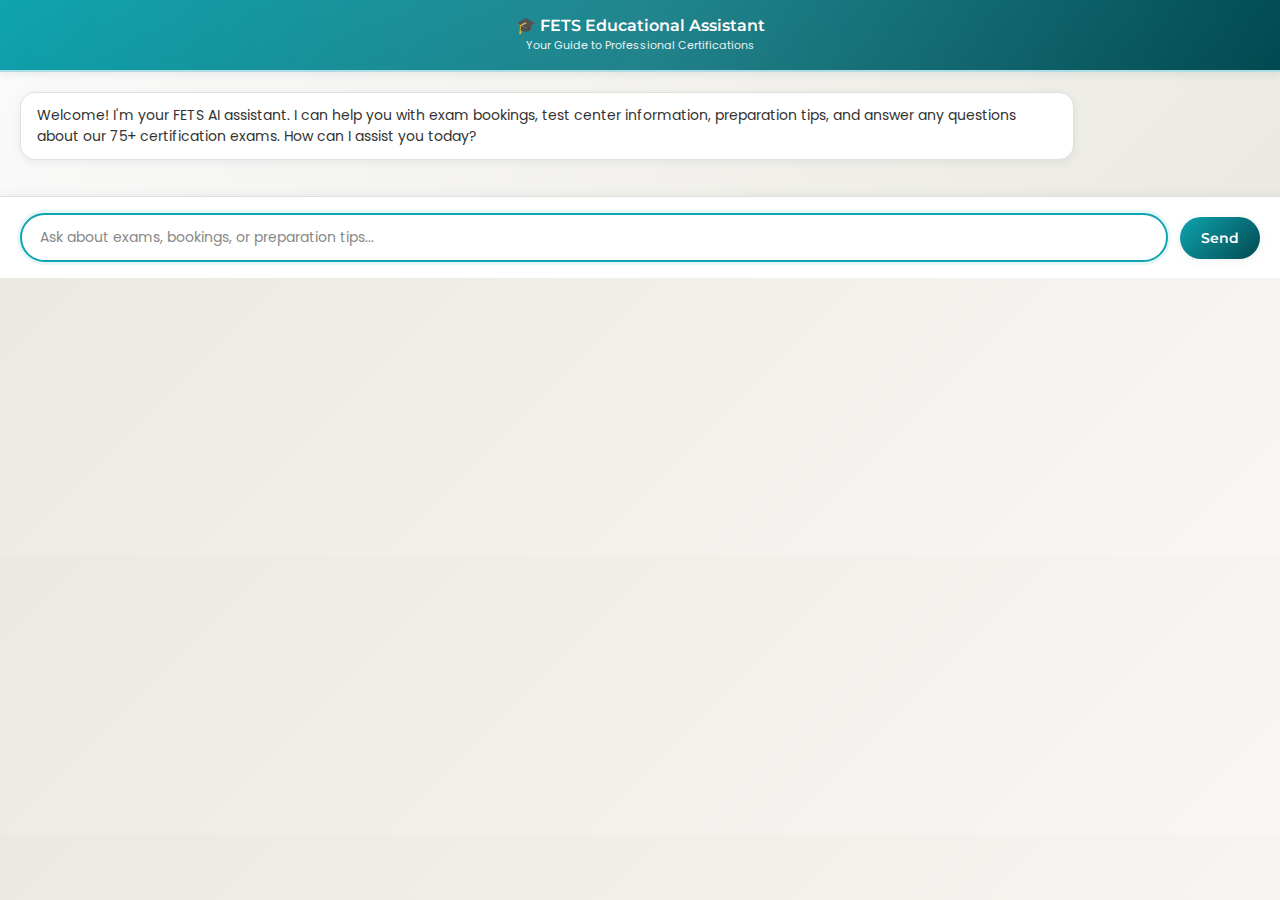
<file: chat/index_enhanced.html>
<!DOCTYPE html>
<html lang="en">
<head>
  <meta charset="UTF-8">
  <meta name="viewport" content="width=device-width, initial-scale=1.0">
  <title>FETS - Your Educational Assistant</title>
  <link href="https://fonts.googleapis.com/css2?family=Poppins:wght@300;400;500;600;700&family=Montserrat:wght@500;600;700&display=swap" rel="stylesheet">
  <style>
    :root {
      --brand-teal-light: #AFDDE5;
      --brand-teal-medium: #0FA4AF;
      --brand-teal-dark: #024950;
      --brand-gold: #FFCE32;
      --brand-beige: #EBE9E1;
      --white: #FFFFFF;
      --text-primary: #333333;
      --text-secondary: #666666;
      --text-light: #888888;
      --border-light: #E0E0E0;
      --border-medium: #CCCCCC;
      --shadow-light: 0 2px 8px rgba(2, 73, 80, 0.08);
      --shadow-medium: 0 4px 16px rgba(2, 73, 80, 0.12);
      --shadow-strong: 0 8px 24px rgba(2, 73, 80, 0.16);
    }

    * {
      box-sizing: border-box;
    }

    body {
      font-family: 'Poppins', sans-serif;
      margin: 0;
      background: linear-gradient(135deg, var(--brand-beige) 0%, #f8f7f4 100%);
    }

    #chatbox {
      width: 100%;
      height: 100%;
      background: var(--white);
      color: var(--text-primary);
      border-radius: 0;
      box-shadow: none;
      display: flex;
      flex-direction: column;
      overflow: hidden;
      font-size: 14px;
      position: relative;
    }

    /* Enhanced Header */
    #chatbox-header {
      margin: 0;
      padding: 16px 20px;
      background: linear-gradient(135deg, var(--brand-teal-medium) 0%, var(--brand-teal-dark) 100%);
      color: var(--white);
      font-family: 'Montserrat', sans-serif;
      font-size: 16px;
      font-weight: 600;
      text-align: center;
      flex-shrink: 0;
      position: relative;
      border-bottom: 2px solid var(--brand-teal-light);
      box-shadow: var(--shadow-light);
    }

    #chatbox-header::before {
      content: '';
      position: absolute;
      top: 0;
      left: 0;
      right: 0;
      bottom: 0;
      background: linear-gradient(90deg, transparent 0%, rgba(255, 255, 255, 0.1) 50%, transparent 100%);
      animation: shimmer 3s ease-in-out infinite;
    }

    @keyframes shimmer {
      0%, 100% { opacity: 0; }
      50% { opacity: 1; }
    }

    .header-subtitle {
      font-size: 11px;
      font-weight: 400;
      opacity: 0.9;
      margin-top: 2px;
      font-family: 'Poppins', sans-serif;
    }

    /* Enhanced Messages Area */
    #messages {
      flex-grow: 1;
      padding: 20px;
      overflow-y: auto;
      background: linear-gradient(135deg, #fafafa 0%, var(--brand-beige) 100%);
      scroll-behavior: smooth;
    }

    #messages::-webkit-scrollbar {
      width: 6px;
    }

    #messages::-webkit-scrollbar-track {
      background: transparent;
    }

    #messages::-webkit-scrollbar-thumb {
      background: var(--brand-teal-light);
      border-radius: 3px;
    }

    #messages::-webkit-scrollbar-thumb:hover {
      background: var(--brand-teal-medium);
    }

    /* Enhanced Message Bubbles */
    .msg {
      display: flex;
      margin-bottom: 16px;
      max-width: 85%;
      animation: messageSlideIn 0.3s ease-out;
    }

    @keyframes messageSlideIn {
      from {
        opacity: 0;
        transform: translateY(10px);
      }
      to {
        opacity: 1;
        transform: translateY(0);
      }
    }

    .msg-content {
      padding: 12px 16px;
      border-radius: 20px;
      line-height: 1.5;
      word-wrap: break-word;
      font-weight: 400;
      position: relative;
      transition: all 0.2s ease;
    }

    /* User Messages */
    .msg.user-msg {
      margin-left: auto;
      flex-direction: row-reverse;
    }

    .msg.user-msg .msg-content {
      background: linear-gradient(135deg, var(--brand-gold) 0%, #ffd54f 100%);
      color: var(--text-primary);
      border-bottom-right-radius: 6px;
      box-shadow: var(--shadow-light);
      font-weight: 500;
    }

    .msg.user-msg .msg-content::before {
      content: '';
      position: absolute;
      right: -8px;
      bottom: 6px;
      width: 0;
      height: 0;
      border-left: 8px solid var(--brand-gold);
      border-bottom: 8px solid transparent;
    }

    /* AI Messages */
    .msg.ai-msg {
      margin-right: auto;
    }

    .msg.ai-msg .msg-content {
      background: var(--white);
      color: var(--text-primary);
      border: 1px solid var(--border-light);
      border-bottom-left-radius: 6px;
      box-shadow: var(--shadow-light);
      position: relative;
    }

    .msg.ai-msg .msg-content::before {
      content: '';
      position: absolute;
      left: -8px;
      bottom: 6px;
      width: 0;
      height: 0;
      border-right: 8px solid var(--white);
      border-bottom: 8px solid transparent;
    }

    .msg.ai-msg .msg-content::after {
      content: '';
      position: absolute;
      left: -9px;
      bottom: 6px;
      width: 0;
      height: 0;
      border-right: 8px solid var(--border-light);
      border-bottom: 8px solid transparent;
      z-index: -1;
    }

    /* Typing Indicator */
    .msg.ai-msg.typing .msg-content {
      color: var(--text-light);
      font-style: italic;
      background: linear-gradient(90deg, var(--white) 0%, #f9f9f9 50%, var(--white) 100%);
      background-size: 200% 100%;
      animation: typingGlow 1.5s ease-in-out infinite;
    }

    @keyframes typingGlow {
      0%, 100% { background-position: 200% 0; }
      50% { background-position: -200% 0; }
    }

    .typing-dots {
      display: inline-flex;
      align-items: center;
      margin-left: 8px;
    }

    .typing-dots span {
      height: 6px;
      width: 6px;
      background: var(--brand-teal-medium);
      border-radius: 50%;
      display: inline-block;
      margin: 0 1px;
      animation: typingBounce 1.4s ease-in-out infinite both;
    }

    .typing-dots span:nth-child(1) { animation-delay: -0.32s; }
    .typing-dots span:nth-child(2) { animation-delay: -0.16s; }

    @keyframes typingBounce {
      0%, 80%, 100% { transform: scale(0.8); opacity: 0.5; }
      40% { transform: scale(1); opacity: 1; }
    }

    /* Enhanced Input Area */
    #inputArea {
      display: flex;
      align-items: center;
      padding: 16px 20px;
      background: var(--white);
      border-top: 1px solid var(--border-light);
      flex-shrink: 0;
      box-shadow: 0 -2px 8px rgba(2, 73, 80, 0.05);
    }

    #input {
      flex-grow: 1;
      padding: 12px 18px;
      border: 2px solid var(--border-light);
      border-radius: 25px;
      margin-right: 12px;
      font-family: inherit;
      font-size: 14px;
      background-color: #fafafa;
      color: var(--text-primary);
      transition: all 0.3s ease;
      outline: none;
    }

    #input:focus {
      border-color: var(--brand-teal-medium);
      background-color: var(--white);
      box-shadow: 0 0 0 3px rgba(15, 164, 175, 0.1);
    }

    #input::placeholder {
      color: var(--text-light);
      font-weight: 400;
    }

    /* Enhanced Send Button */
    #send {
      background: linear-gradient(135deg, var(--brand-teal-medium) 0%, var(--brand-teal-dark) 100%);
      color: var(--white);
      border: none;
      padding: 12px 20px;
      border-radius: 25px;
      cursor: pointer;
      font-weight: 600;
      font-size: 14px;
      transition: all 0.3s ease;
      flex-shrink: 0;
      position: relative;
      overflow: hidden;
      min-width: 80px;
      font-family: 'Montserrat', sans-serif;
      box-shadow: var(--shadow-light);
    }

    #send::before {
      content: '';
      position: absolute;
      top: 0;
      left: -100%;
      width: 100%;
      height: 100%;
      background: linear-gradient(90deg, transparent 0%, rgba(255, 255, 255, 0.2) 50%, transparent 100%);
      transition: left 0.6s ease;
    }

    #send:hover {
      transform: translateY(-1px);
      box-shadow: var(--shadow-medium);
      background: linear-gradient(135deg, var(--brand-teal-dark) 0%, #013940 100%);
    }

    #send:hover::before {
      left: 100%;
    }

    #send:active {
      transform: translateY(0);
      box-shadow: var(--shadow-light);
    }

    #send:disabled {
      background: var(--border-medium);
      cursor: not-allowed;
      transform: none;
      box-shadow: none;
    }

    #send:disabled::before {
      display: none;
    }

    /* Welcome Message Enhancement */
    .welcome-msg {
      background: linear-gradient(135deg, var(--brand-teal-light) 0%, rgba(175, 221, 229, 0.7) 100%);
      border: 1px solid var(--brand-teal-medium);
      border-radius: 15px !important;
      position: relative;
      overflow: hidden;
    }

    .welcome-msg::before {
      content: '🎓';
      position: absolute;
      right: 12px;
      top: 50%;
      transform: translateY(-50%);
      font-size: 20px;
      opacity: 0.6;
    }

    /* Responsive Design */
    @media (max-width: 400px) {
      #chatbox-header {
        padding: 12px 16px;
        font-size: 14px;
      }
      
      .header-subtitle {
        font-size: 10px;
      }
      
      #messages {
        padding: 16px;
      }
      
      #inputArea {
        padding: 12px 16px;
      }
      
      #input {
        padding: 10px 14px;
        font-size: 13px;
      }
      
      #send {
        padding: 10px 16px;
        font-size: 13px;
        min-width: 70px;
      }
      
      .msg {
        max-width: 90%;
      }
      
      .msg-content {
        padding: 10px 14px;
        font-size: 13px;
      }
    }

    /* Accessibility Improvements */
    @media (prefers-reduced-motion: reduce) {
      * {
        animation-duration: 0.01ms !important;
        animation-iteration-count: 1 !important;
        transition-duration: 0.01ms !important;
      }
    }

    /* High Contrast Mode Support */
    @media (prefers-contrast: high) {
      #input {
        border-width: 3px;
      }
      
      .msg-content {
        border-width: 2px;
      }
    }
  </style>
</head>
<body>
  <div id="chatbox">
    <div id="chatbox-header">
      🎓 FETS Educational Assistant
      <div class="header-subtitle">Your Guide to Professional Certifications</div>
    </div>
    <div id="messages">
      <div class="msg ai-msg">
        <div class="msg-content welcome-msg">
          Welcome! I'm your FETS AI assistant. I can help you with exam bookings, test center information, preparation tips, and answer any questions about our 75+ certification exams. How can I assist you today?
        </div>
      </div>
    </div>
    <div id="inputArea">
      <input type="text" id="input" placeholder="Ask about exams, bookings, or preparation tips..." />
      <button id="send">Send</button>
    </div>
  </div>

  <script src="assistant_enhanced_modern.js"></script>
</body>
</html>
</file>
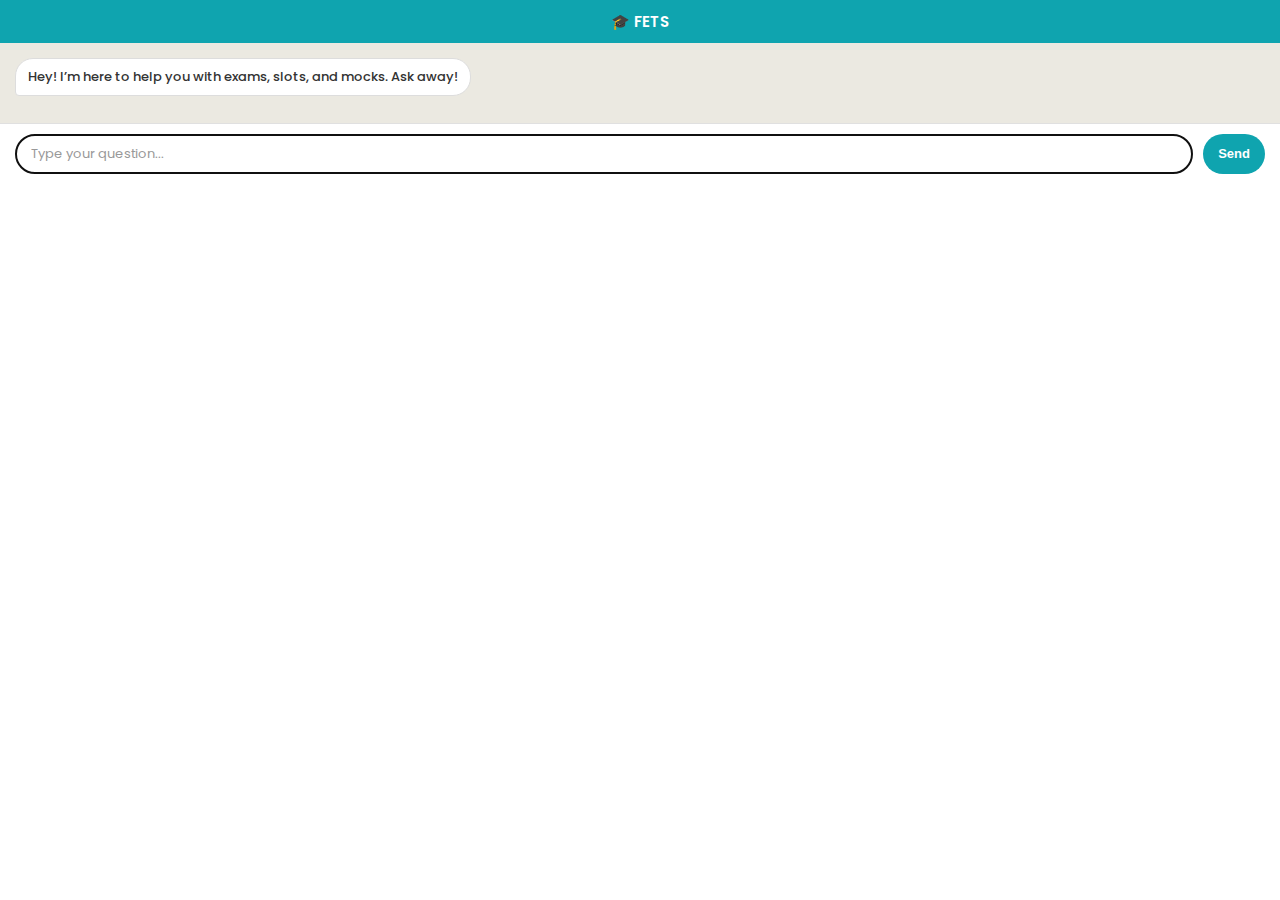
<file: chat/index_original_backup.html>
<!DOCTYPE html>
<html lang="en">
<head>
  <meta charset="UTF-8">
  <meta name="viewport" content="width=device-width, initial-scale=1.0"> <!-- Added viewport meta tag -->
  <title>FETS - Your Educational Assistant</title>
  <link href="https://fonts.googleapis.com/css2?family=Poppins:wght@300;500;600&display=swap" rel="stylesheet">
  <style>
    /* Apply Poppins font to the body inside the iframe */
    body {
      font-family: 'Poppins', sans-serif;
      margin: 0;
    }

    #chatbox {
      /* Use 100% width/height to fill the iframe container */
      width: 100%;
      height: 100%;
      /* Removed fixed positioning */
      background: #FFFFFF; /* White background */
      color: #333; /* Default text color */
      border-radius: 0; /* Remove radius, handled by iframe container */
      box-shadow: none; /* Remove shadow, handled by iframe container */
      display: flex;
      flex-direction: column;
      overflow: hidden;
      /* Removed z-index */
    }

    #chatbox h3 {
      margin: 0;
      padding: 10px 15px; /* Adjusted padding */
      background-color: #0FA4AF; /* brand-teal-medium */
      color: #FFFFFF; /* White text */
      font-size: 15px; /* Slightly smaller */
      font-weight: 600;
      text-align: center; /* Center title */
      flex-shrink: 0; /* Prevent header shrinking */
    }

    #messages {
      flex-grow: 1; /* Allow message area to grow */
      padding: 15px; /* Increased padding */
      overflow-y: auto;
      font-size: 13px; /* Slightly smaller */
      background-color: #EBE9E1; /* brand-beige */
    }

    .msg {
      display: flex; /* Use flexbox for alignment */
      margin-bottom: 12px; /* Increased spacing */
      max-width: 85%; /* Limit message width */
    }

    .msg-content {
        padding: 8px 12px;
        border-radius: 18px; /* Rounded bubbles */
        line-height: 1.5;
        word-wrap: break-word; /* Prevent long words overflowing */
        font-weight: 500; /* Slightly bolder text */
    }

    .msg.user-msg {
       margin-left: auto; /* Align user messages to right */
       flex-direction: row-reverse; /* Keep content aligned right */
    }
    .msg.user-msg .msg-content {
       background-color: #FFCE32; /* brand-gold */
       color: #333;
       border-bottom-right-radius: 4px; /* Slightly different corner */
    }

     .msg.ai-msg {
       margin-right: auto; /* Align AI messages to left */
     }
     .msg.ai-msg .msg-content {
       background-color: #FFFFFF; /* White */
       color: #333;
       border: 1px solid #ddd;
       border-bottom-left-radius: 4px; /* Slightly different corner */
     }

    /* Style for Typing... */
    .msg.ai-msg.typing .msg-content {
        color: #888;
        font-style: italic;
    }


    #inputArea {
      display: flex;
      align-items: center; /* Vertically align items */
      padding: 10px 15px; /* Adjusted padding */
      background-color: #FFFFFF; /* White background */
      border-top: 1px solid #E0E0E0; /* Lighter separator */
      flex-shrink: 0; /* Prevent input area shrinking */
    }

    #input {
      flex-grow: 1; /* Allow input to grow */
      padding: 10px 15px; /* Adjusted padding */
      border: 1px solid #ccc; /* Visible border */
      border-radius: 20px; /* Pill shape */
      margin-right: 10px;
      font-family: inherit;
      font-size: 13px;
      background-color: #FFF;
      color: #333;
      height: 40px; /* Fixed height */
      box-sizing: border-box; /* Include padding/border in height */
    }
     #input::placeholder {
       color: #999;
     }


    #send {
      background-color: #0FA4AF; /* brand-teal-medium */
      color: #FFFFFF; /* White text */
      border: none;
      padding: 0 15px; /* Adjusted padding */
      border-radius: 20px; /* Pill shape */
      cursor: pointer;
      font-weight: 600;
      font-size: 13px;
      transition: background-color 0.2s;
      height: 40px; /* Match input height */
      flex-shrink: 0; /* Prevent button shrinking */
    }
    #send:hover {
       background-color: #024950; /* brand-teal-dark */
    }
     #send:disabled {
       background-color: #ccc;
       cursor: not-allowed;
     }
  </style>
</head>
<body style="font-family: 'Poppins', sans-serif;"> <!-- Apply font here -->

  <!-- Removed demo heading -->

  <div id="chatbox">
    <h3>🎓 FETS</h3>
    <div id="messages">
      <!-- Messages will be appended here by JS -->
      <div class="msg ai-msg"><div class="msg-content">Hey! I’m here to help you with exams, slots, and mocks. Ask away!</div></div>
    </div>
    <div id="inputArea">
      <input type="text" id="input" placeholder="Type your question..." />
      <button id="send">Send</button>
    </div>
  </div>

  <script src="assistant_enhanced.js"></script> <!-- Enhanced FETS AI Assistant -->
</body>
</html>
</file>
